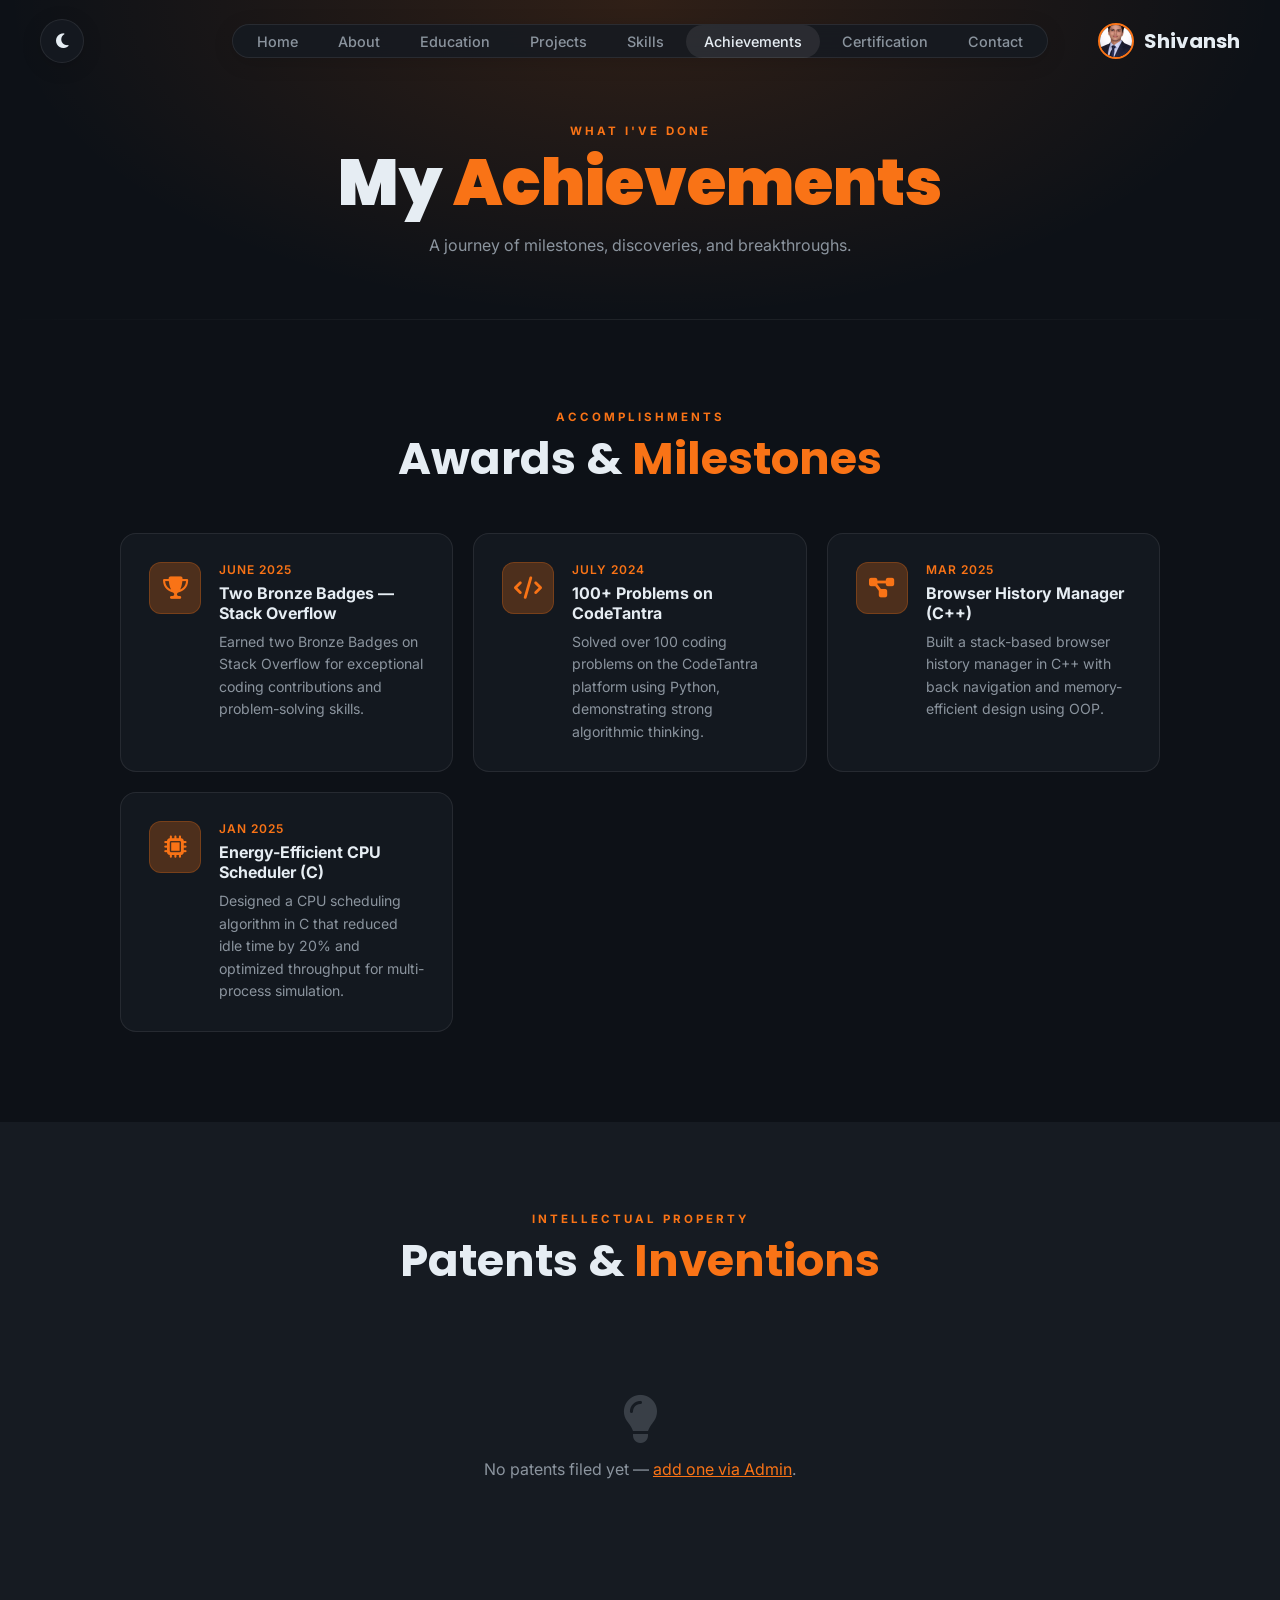
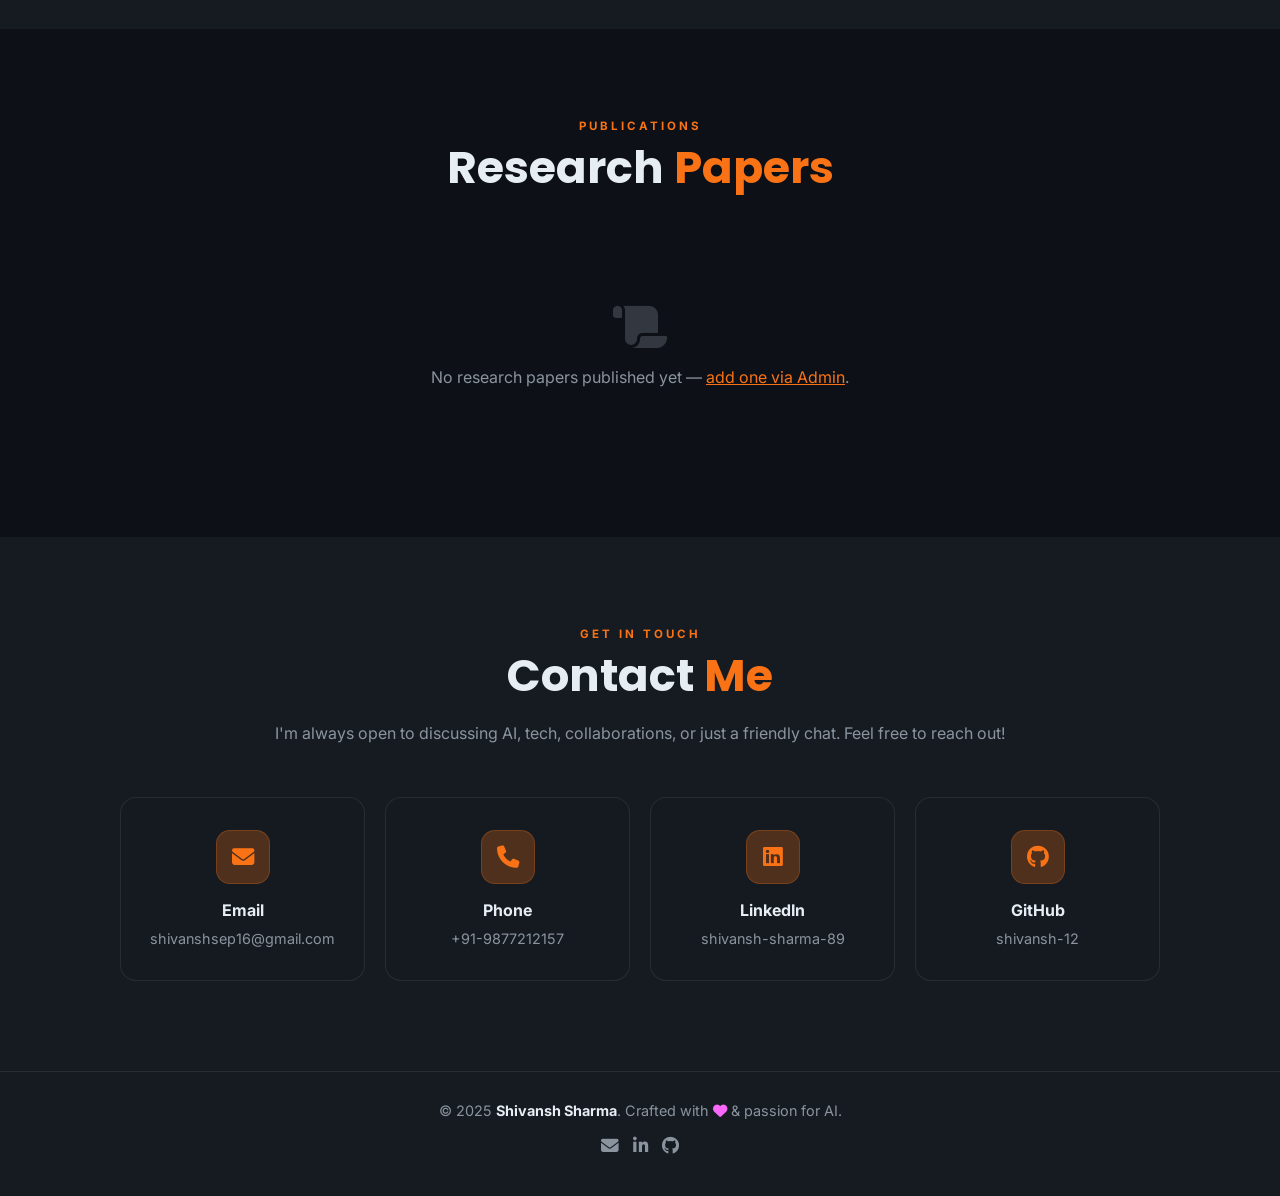
<file: achievements.html>
<!DOCTYPE html>
<html lang="en">
<head>
  <meta charset="UTF-8">
  <meta name="viewport" content="width=device-width, initial-scale=1.0">
  <title>Shivansh Sharma | Achievements</title>
  <meta name="description" content="Achievements, patents and research papers of Shivansh Sharma — AI Enthusiast, CSE student at LPU.">
  <link rel="preconnect" href="https://fonts.googleapis.com">
  <link href="https://fonts.googleapis.com/css2?family=Inter:wght@300;400;500;600;700;800&family=Poppins:wght@300;400;600;700;900&display=swap" rel="stylesheet">
  <link rel="stylesheet" href="https://cdnjs.cloudflare.com/ajax/libs/font-awesome/6.4.0/css/all.min.css">
  <link rel="stylesheet" href="./style.css">
</head>
<body class="no-splash">

  <!-- ========== NAVBAR ========== -->
  <nav class="navbar" id="navbar">
    <div class="nav-brand">
      <img src="./photo.jpg" alt="Shivansh" class="nav-avatar" id="navAvatar" onerror="this.style.display='none'">
      <span id="navName">Shivansh</span>
    </div>
    <ul class="nav-links">
      <li><a href="index.html#home" class="nav-link">Home</a></li>
      <li><a href="index.html#about" class="nav-link">About</a></li>
      <li><a href="index.html#education" class="nav-link">Education</a></li>
      <li><a href="index.html#projects" class="nav-link">Projects</a></li>
      <li><a href="index.html#skills" class="nav-link">Skills</a></li>
      <li><a href="achievements.html" class="nav-link active">Achievements</a></li>
      <li><a href="certifications.html" class="nav-link">Certification</a></li>
      <li><a href="index.html#contact" class="nav-link">Contact</a></li>
    </ul>
    <div class="nav-actions">
      <button class="theme-toggle" id="themeToggle" title="Toggle theme"><i class="fas fa-moon"></i></button>
    </div>
  </nav>

  <!-- Page Hero -->
  <div class="page-hero">
    <div class="page-hero-content">
      <div class="section-label center">WHAT I'VE DONE</div>
      <h1 class="page-hero-title">My <span class="accent">Achievements</span></h1>
      <p class="page-hero-sub">A journey of milestones, discoveries, and breakthroughs.</p>
    </div>
  </div>

  <!-- ========== ACHIEVEMENTS ========== -->
  <section id="achievements" class="section">
    <div class="container">
      <div class="section-label center">ACCOMPLISHMENTS</div>
      <h2 class="section-title center">Awards &amp; <span class="accent">Milestones</span></h2>
      <div class="achieve-grid" id="achieveGrid">
        <!-- Dynamically populated from data.js -->
      </div>
    </div>
  </section>

  <!-- ========== PATENTS ========== -->
  <section id="patents" class="section alt-bg">
    <div class="container">
      <div class="section-label center">INTELLECTUAL PROPERTY</div>
      <h2 class="section-title center">Patents &amp; <span class="accent">Inventions</span></h2>
      <div class="patent-grid" id="patentGrid">
        <!-- Dynamically populated from data.js -->
      </div>
      <div id="patentEmpty" class="empty-section-msg" style="display:none;">
        <i class="fas fa-lightbulb"></i>
        <p>No patents filed yet — <a href="admin.html">add one via Admin</a>.</p>
      </div>
    </div>
  </section>

  <!-- ========== RESEARCH PAPERS ========== -->
  <section id="research" class="section">
    <div class="container">
      <div class="section-label center">PUBLICATIONS</div>
      <h2 class="section-title center">Research <span class="accent">Papers</span></h2>
      <div class="research-grid" id="researchGrid">
        <!-- Dynamically populated from data.js -->
      </div>
      <div id="researchEmpty" class="empty-section-msg" style="display:none;">
        <i class="fas fa-scroll"></i>
        <p>No research papers published yet — <a href="admin.html">add one via Admin</a>.</p>
      </div>
    </div>
  </section>

  <!-- ========== CONTACT ========== -->
  <section id="contact" class="section alt-bg">
    <div class="container">
      <div class="section-label center">GET IN TOUCH</div>
      <h2 class="section-title center">Contact <span class="accent">Me</span></h2>
      <p class="contact-sub">I'm always open to discussing AI, tech, collaborations, or just a friendly chat. Feel free to reach out!</p>
      <div class="contact-grid" id="contactGrid">
        <!-- Dynamically populated -->
      </div>
    </div>
  </section>

  <!-- ========== FOOTER ========== -->
  <footer class="footer">
    <p>© 2025 <strong id="footerName">Shivansh Sharma</strong>. Crafted with <i class="fas fa-heart" style="color:#f967fb"></i> &amp; passion for AI.</p>
    <div class="footer-socials" id="footerSocials"></div>
  </footer>

  <button class="scroll-top" id="scrollTop" title="Back to top"><i class="fas fa-chevron-up"></i></button>

  <script src="./data.js"></script>
  <script>
    /* ── Bootstrap page with dynamic data ── */
    document.addEventListener('DOMContentLoaded', () => {
      const about = getPortfolioData('about');
      const achievements = getPortfolioData('achievements');
      const patents = getPortfolioData('patents');
      const research = getPortfolioData('research');

      // Nav / footer
      document.getElementById('navName').textContent = about.name.split(' ')[0];
      document.getElementById('navAvatar').src = about.avatar;
      document.getElementById('footerName').textContent = about.name;

      // Footer socials
      document.getElementById('footerSocials').innerHTML = `
        <a href="mailto:${about.email}"><i class="fas fa-envelope"></i></a>
        <a href="${about.linkedin}" target="_blank"><i class="fab fa-linkedin-in"></i></a>
        <a href="${about.github}" target="_blank"><i class="fab fa-github"></i></a>`;

      // Contact grid
      document.getElementById('contactGrid').innerHTML = `
        <div class="contact-card"><div class="contact-icon"><i class="fas fa-envelope"></i></div><h4>Email</h4><a href="mailto:${about.email}">${about.email}</a></div>
        <div class="contact-card"><div class="contact-icon"><i class="fas fa-phone"></i></div><h4>Phone</h4><a href="tel:${about.phone}">${about.phone}</a></div>
        <div class="contact-card"><div class="contact-icon"><i class="fab fa-linkedin"></i></div><h4>LinkedIn</h4><a href="${about.linkedin}" target="_blank">${about.linkedin.split('/').pop()}</a></div>
        <div class="contact-card"><div class="contact-icon"><i class="fab fa-github"></i></div><h4>GitHub</h4><a href="${about.github}" target="_blank">${about.github.split('/').pop()}</a></div>`;

      // Achievements
      const achieveGrid = document.getElementById('achieveGrid');
      if (achievements && achievements.length > 0) {
        achieveGrid.innerHTML = achievements.map(a => `
          <div class="achieve-card">
            <div class="achieve-icon"><i class="${a.icon}"></i></div>
            <div class="achieve-body">
              <span class="achieve-date">${a.date}</span>
              <h3>${a.title}</h3>
              <p>${a.description}</p>
            </div>
          </div>`).join('');
      } else {
        achieveGrid.innerHTML = '<p class="no-data-msg">No achievements yet.</p>';
      }

      // Patents
      const patentGrid = document.getElementById('patentGrid');
      const patentEmpty = document.getElementById('patentEmpty');
      if (patents && patents.length > 0) {
        patentEmpty.style.display = 'none';
        patentGrid.innerHTML = patents.map(p => `
          <div class="patent-card">
            <div class="patent-header">
              <div class="patent-icon"><i class="fas fa-certificate"></i></div>
              <span class="patent-status ${p.status.toLowerCase()}">${p.status}</span>
            </div>
            <h3 class="patent-title">${p.title}</h3>
            <p class="patent-number"><i class="fas fa-hashtag"></i> ${p.number}</p>
            <p class="patent-desc">${p.description}</p>
            <span class="patent-date"><i class="far fa-calendar"></i> ${p.date}</span>
          </div>`).join('');
      } else {
        patentGrid.style.display = 'none';
        patentEmpty.style.display = 'flex';
      }

      // Research Papers
      const researchGrid = document.getElementById('researchGrid');
      const researchEmpty = document.getElementById('researchEmpty');
      if (research && research.length > 0) {
        researchEmpty.style.display = 'none';
        researchGrid.innerHTML = research.map(r => `
          <div class="research-card">
            <div class="research-type"><i class="fas fa-file-alt"></i> Publication</div>
            <h3 class="research-title">${r.title}</h3>
            <p class="research-journal"><i class="fas fa-journal-whills"></i> ${r.journal}</p>
            <p class="research-abstract">${r.abstract}</p>
            <div class="research-footer">
              <span class="research-date"><i class="far fa-calendar"></i> ${r.date}</span>
              ${r.doi ? `<span class="research-doi">DOI: ${r.doi}</span>` : ''}
              ${r.link ? `<a href="${r.link}" target="_blank" class="btn-read-paper"><i class="fas fa-external-link-alt"></i> Read Paper</a>` : ''}
            </div>
          </div>`).join('');
      } else {
        researchGrid.style.display = 'none';
        researchEmpty.style.display = 'flex';
      }

      // Theme
      const saved = localStorage.getItem('theme');
      if (saved === 'light') document.body.classList.add('light-mode');
      document.getElementById('themeToggle').addEventListener('click', () => {
        document.body.classList.toggle('light-mode');
        localStorage.setItem('theme', document.body.classList.contains('light-mode') ? 'light' : 'dark');
        document.getElementById('themeToggle').innerHTML = document.body.classList.contains('light-mode')
          ? '<i class="fas fa-sun"></i>' : '<i class="fas fa-moon"></i>';
      });

      // Scroll-top
      const scrollTop = document.getElementById('scrollTop');
      window.addEventListener('scroll', () => {
        scrollTop.classList.toggle('visible', window.scrollY > 300);
        document.getElementById('navbar').classList.toggle('scrolled', window.scrollY > 50);
      });
      scrollTop.addEventListener('click', () => window.scrollTo({ top: 0, behavior: 'smooth' }));
    });
  </script>
</body>
</html>
</file>
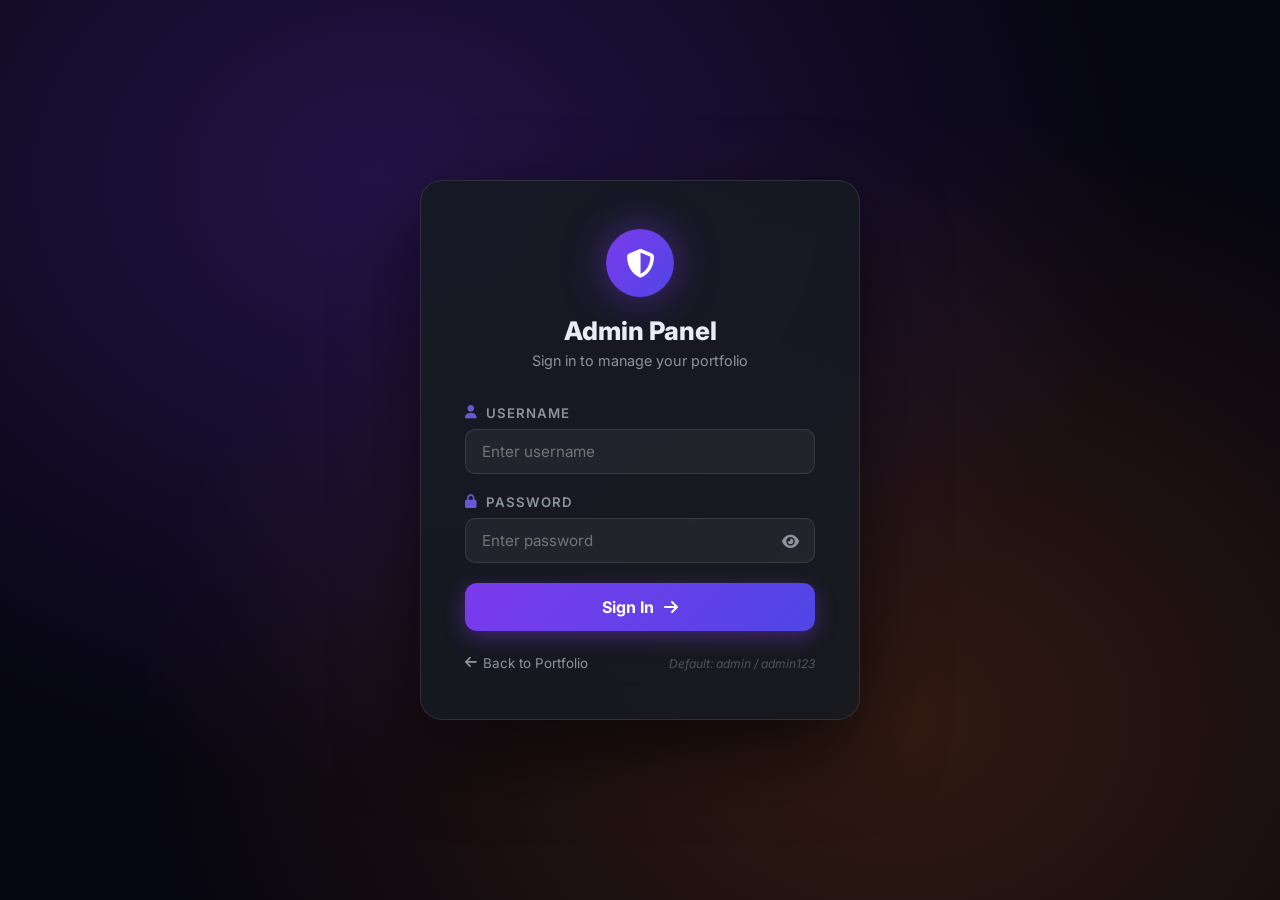
<file: admin.html>
<!DOCTYPE html>
<html lang="en">
<head>
  <meta charset="UTF-8">
  <meta name="viewport" content="width=device-width, initial-scale=1.0">
  <title>Admin Login | Shivansh Portfolio</title>
  <link rel="preconnect" href="https://fonts.googleapis.com">
  <link href="https://fonts.googleapis.com/css2?family=Inter:wght@300;400;500;600;700;800&family=Poppins:wght@300;400;600;700&display=swap" rel="stylesheet">
  <link rel="stylesheet" href="https://cdnjs.cloudflare.com/ajax/libs/font-awesome/6.4.0/css/all.min.css">
  <link rel="stylesheet" href="./style.css">
</head>
<body class="no-splash admin-body">

  <div class="admin-login-bg">
    <div class="admin-login-particles"></div>
  </div>

  <div class="admin-login-wrap">
    <div class="admin-login-card">
      <div class="admin-login-logo">
        <div class="admin-logo-ring">
          <i class="fas fa-shield-alt"></i>
        </div>
        <h1>Admin Panel</h1>
        <p>Sign in to manage your portfolio</p>
      </div>

      <form class="admin-login-form" id="loginForm" autocomplete="off">
        <div class="admin-field">
          <label for="adminUser"><i class="fas fa-user"></i> Username</label>
          <input type="text" id="adminUser" placeholder="Enter username" autocomplete="off" required>
        </div>
        <div class="admin-field">
          <label for="adminPass"><i class="fas fa-lock"></i> Password</label>
          <div class="pass-input-wrap">
            <input type="password" id="adminPass" placeholder="Enter password" required>
            <button type="button" class="pass-toggle" id="passToggle">
              <i class="fas fa-eye"></i>
            </button>
          </div>
        </div>

        <div class="admin-error" id="loginError" style="display:none;">
          <i class="fas fa-exclamation-circle"></i> <span id="loginErrorMsg">Invalid credentials. Try again.</span>
        </div>

        <button type="submit" class="btn-admin-login" id="loginBtn">
          <span>Sign In</span> <i class="fas fa-arrow-right"></i>
        </button>
      </form>

      <div class="admin-login-footer">
        <a href="index.html"><i class="fas fa-arrow-left"></i> Back to Portfolio</a>
        <span class="admin-hint">Default: admin / admin123</span>
      </div>
    </div>
  </div>

  <script src="./data.js"></script>
  <script>
    document.addEventListener('DOMContentLoaded', () => {
      // Check if already logged in
      if (sessionStorage.getItem('admin_logged_in') === 'true') {
        window.location.href = 'admin-dashboard.html';
        return;
      }

      // Theme
      if (localStorage.getItem('theme') === 'light') document.body.classList.add('light-mode');

      // Password toggle
      document.getElementById('passToggle').addEventListener('click', () => {
        const inp = document.getElementById('adminPass');
        const icon = document.querySelector('#passToggle i');
        inp.type = inp.type === 'password' ? 'text' : 'password';
        icon.classList.toggle('fa-eye');
        icon.classList.toggle('fa-eye-slash');
      });

      // Login
      document.getElementById('loginForm').addEventListener('submit', e => {
        e.preventDefault();
        const adminData = getPortfolioData('admin');
        const user = document.getElementById('adminUser').value.trim();
        const pass = document.getElementById('adminPass').value;
        const btn = document.getElementById('loginBtn');
        const errEl = document.getElementById('loginError');

        btn.innerHTML = '<i class="fas fa-spinner fa-spin"></i> Signing in...';
        btn.disabled = true;

        setTimeout(() => {
          if (user === adminData.username && pass === adminData.password) {
            sessionStorage.setItem('admin_logged_in', 'true');
            btn.innerHTML = '<i class="fas fa-check"></i> Success!';
            btn.style.background = 'linear-gradient(135deg,#22c55e,#16a34a)';
            setTimeout(() => { window.location.href = 'admin-dashboard.html'; }, 600);
          } else {
            errEl.style.display = 'flex';
            btn.innerHTML = '<span>Sign In</span> <i class="fas fa-arrow-right"></i>';
            btn.disabled = false;
            document.getElementById('adminPass').value = '';
            document.getElementById('adminPass').focus();
          }
        }, 800);
      });
    });
  </script>
</body>
</html>
</file>
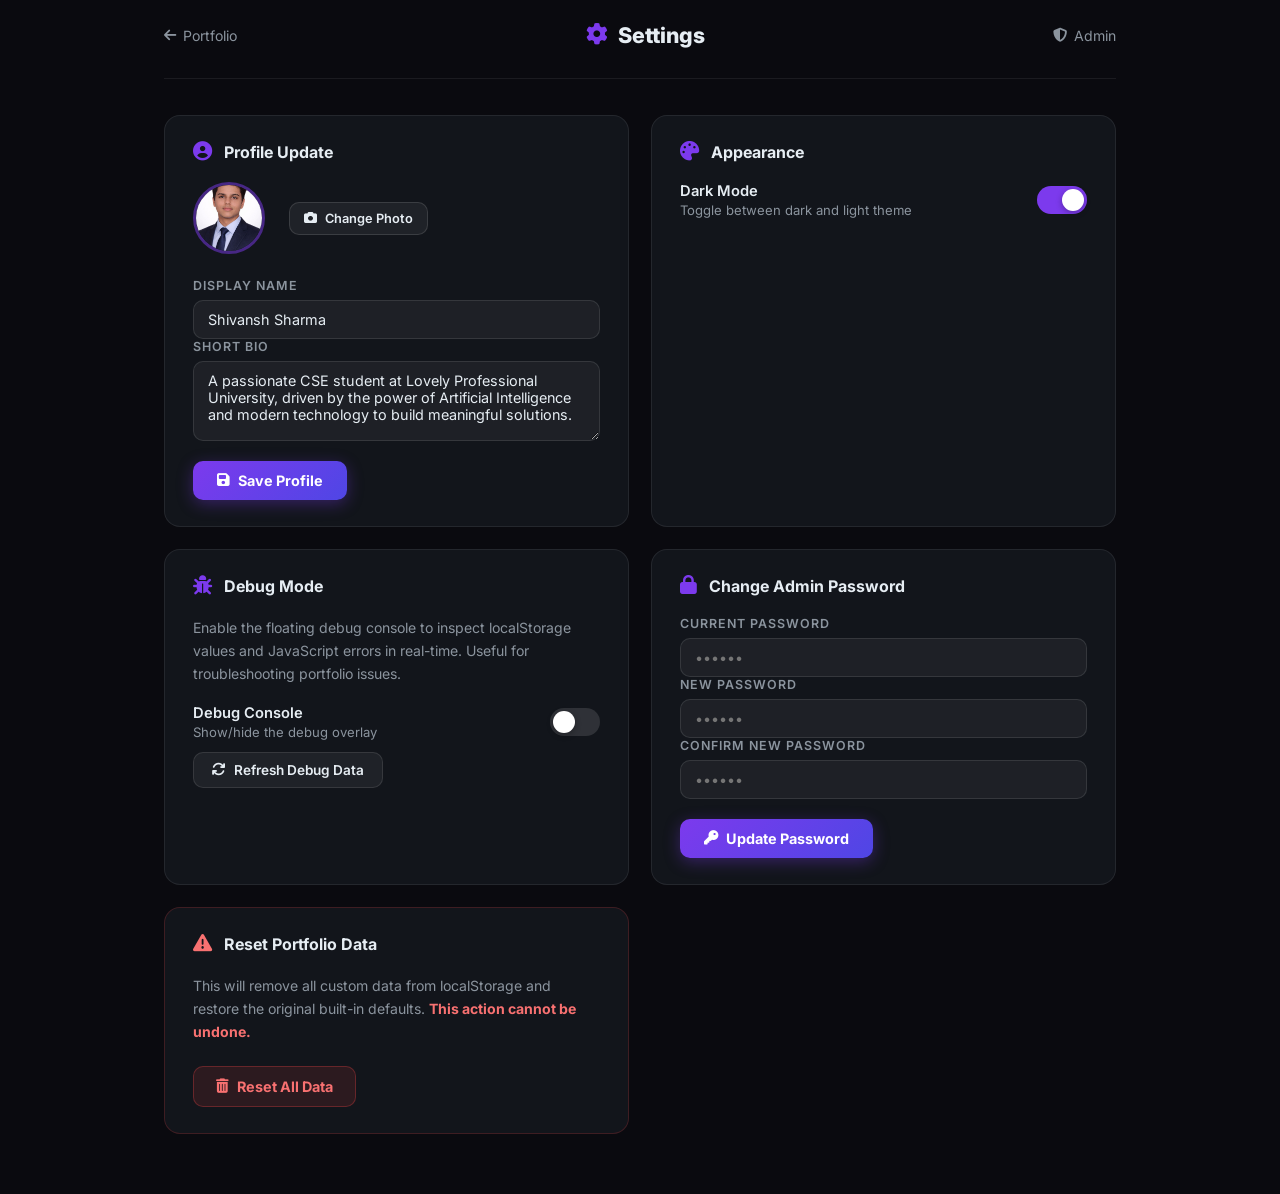
<file: settings.html>
<!DOCTYPE html>
<html lang="en">
<head>
  <meta charset="UTF-8">
  <meta name="viewport" content="width=device-width, initial-scale=1.0">
  <title>Settings | Shivansh Portfolio</title>
  <link rel="preconnect" href="https://fonts.googleapis.com">
  <link href="https://fonts.googleapis.com/css2?family=Inter:wght@300;400;500;600;700;800&family=Poppins:wght@300;400;600;700&display=swap" rel="stylesheet">
  <link rel="stylesheet" href="https://cdnjs.cloudflare.com/ajax/libs/font-awesome/6.4.0/css/all.min.css">
  <link rel="stylesheet" href="./style.css">
</head>
<body class="no-splash admin-body">

  <!-- Debug Console Overlay -->
  <div class="debug-console" id="debugConsole">
    <div class="debug-header">
      <span><i class="fas fa-bug"></i> Debug Console</span>
      <button onclick="document.getElementById('debugConsole').classList.toggle('minimized')"><i class="fas fa-minus"></i></button>
    </div>
    <div class="debug-body" id="debugBody">
      <div class="debug-section">
        <h4>LocalStorage Keys</h4>
        <div id="debugLsKeys" class="debug-ls"></div>
      </div>
      <div class="debug-section">
        <h4>Console Errors</h4>
        <div id="debugErrors" class="debug-errors"><p class="debug-ok">No errors captured.</p></div>
      </div>
    </div>
  </div>

  <!-- Settings container -->
  <div class="settings-page">

    <!-- Topbar -->
    <header class="settings-topbar">
      <a href="index.html" class="settings-back"><i class="fas fa-arrow-left"></i> Portfolio</a>
      <h1><i class="fas fa-cog"></i> Settings</h1>
      <a href="admin-dashboard.html" class="settings-back"><i class="fas fa-shield-alt"></i> Admin</a>
    </header>

    <div class="settings-grid">

      <!-- ── Profile Update ── -->
      <div class="settings-card">
        <div class="settings-card-header">
          <i class="fas fa-user-circle"></i>
          <h3>Profile Update</h3>
        </div>
        <div class="profile-upload-area">
          <div class="profile-preview-wrap small">
            <img id="settingsAvatar" src="./photo.jpg" alt="Profile">
          </div>
          <div>
            <label class="btn-upload-img small">
              <i class="fas fa-camera"></i> Change Photo
              <input type="file" id="settingsPhotoInput" accept="image/*" style="display:none">
            </label>
          </div>
        </div>
        <div class="form-group">
          <label>Display Name</label>
          <input type="text" id="settingsName" placeholder="Your Name">
        </div>
        <div class="form-group">
          <label>Short Bio</label>
          <textarea id="settingsBio" rows="2" placeholder="Brief bio..."></textarea>
        </div>
        <button class="btn-save" onclick="saveProfileSettings()"><i class="fas fa-save"></i> Save Profile</button>
      </div>

      <!-- ── Appearance ── -->
      <div class="settings-card">
        <div class="settings-card-header">
          <i class="fas fa-palette"></i>
          <h3>Appearance</h3>
        </div>
        <div class="settings-toggle-row">
          <div>
            <p class="toggle-label">Dark Mode</p>
            <p class="toggle-desc">Toggle between dark and light theme</p>
          </div>
          <label class="toggle-switch">
            <input type="checkbox" id="themeSwitch">
            <span class="toggle-slider"></span>
          </label>
        </div>
      </div>

      <!-- ── Debug Mode ── -->
      <div class="settings-card">
        <div class="settings-card-header">
          <i class="fas fa-bug"></i>
          <h3>Debug Mode</h3>
        </div>
        <p class="settings-desc">Enable the floating debug console to inspect localStorage values and JavaScript errors in real-time. Useful for troubleshooting portfolio issues.</p>
        <div class="settings-toggle-row">
          <div>
            <p class="toggle-label">Debug Console</p>
            <p class="toggle-desc">Show/hide the debug overlay</p>
          </div>
          <label class="toggle-switch">
            <input type="checkbox" id="debugSwitch">
            <span class="toggle-slider"></span>
          </label>
        </div>
        <button class="btn-secondary-action" onclick="refreshDebugView()" style="margin-top:12px;">
          <i class="fas fa-sync"></i> Refresh Debug Data
        </button>
      </div>

      <!-- ── Security ── -->
      <div class="settings-card">
        <div class="settings-card-header">
          <i class="fas fa-lock"></i>
          <h3>Change Admin Password</h3>
        </div>
        <div class="form-group">
          <label>Current Password</label>
          <input type="password" id="currPass" placeholder="••••••">
        </div>
        <div class="form-group">
          <label>New Password</label>
          <input type="password" id="newPass" placeholder="••••••">
        </div>
        <div class="form-group">
          <label>Confirm New Password</label>
          <input type="password" id="confirmPass" placeholder="••••••">
        </div>
        <button class="btn-save" onclick="changePassword()"><i class="fas fa-key"></i> Update Password</button>
      </div>

      <!-- ── Reset ── -->
      <div class="settings-card danger-card">
        <div class="settings-card-header">
          <i class="fas fa-exclamation-triangle"></i>
          <h3>Reset Portfolio Data</h3>
        </div>
        <p class="settings-desc danger-desc">This will remove all custom data from localStorage and restore the original built-in defaults. <strong>This action cannot be undone.</strong></p>
        <button class="btn-danger" onclick="confirmReset()">
          <i class="fas fa-trash-alt"></i> Reset All Data
        </button>
      </div>

    </div><!-- /settings-grid -->

    <!-- Toast -->
    <div class="admin-toast" id="settingsToast"></div>

  </div><!-- /settings-page -->

  <script src="./data.js"></script>
  <script>
    document.addEventListener('DOMContentLoaded', () => {
      const about = getPortfolioData('about');

      // Load current values
      document.getElementById('settingsName').value = about.name;
      document.getElementById('settingsBio').value = about.bio;
      document.getElementById('settingsAvatar').src = about.avatar;

      // Theme switch
      const isDark = localStorage.getItem('theme') !== 'light';
      const themeSwitch = document.getElementById('themeSwitch');
      themeSwitch.checked = isDark;
      if (!isDark) document.body.classList.add('light-mode');
      themeSwitch.addEventListener('change', () => {
        document.body.classList.toggle('light-mode', !themeSwitch.checked);
        localStorage.setItem('theme', themeSwitch.checked ? 'dark' : 'light');
      });

      // Debug switch
      const debugSwitch = document.getElementById('debugSwitch');
      const debugEnabled = localStorage.getItem('debug_mode') === 'true';
      debugSwitch.checked = debugEnabled;
      const dc = document.getElementById('debugConsole');
      dc.style.display = debugEnabled ? 'flex' : 'none';
      refreshDebugView();

      debugSwitch.addEventListener('change', () => {
        const enabled = debugSwitch.checked;
        localStorage.setItem('debug_mode', enabled);
        dc.style.display = enabled ? 'flex' : 'none';
        refreshDebugView();
      });

      // Profile photo
      document.getElementById('settingsPhotoInput').addEventListener('change', function() {
        if (!this.files[0]) return;
        const reader = new FileReader();
        reader.onload = e => { document.getElementById('settingsAvatar').src = e.target.result; };
        reader.readAsDataURL(this.files[0]);
      });
    });

    function toast(msg, type = 'success') {
      const t = document.getElementById('settingsToast');
      t.textContent = msg;
      t.className = 'admin-toast show ' + type;
      clearTimeout(t._t);
      t._t = setTimeout(() => t.classList.remove('show'), 3000);
    }

    function saveProfileSettings() {
      const d = getPortfolioData('about');
      const img = document.getElementById('settingsAvatar').src;
      d.name = document.getElementById('settingsName').value.trim() || d.name;
      d.bio = document.getElementById('settingsBio').value.trim() || d.bio;
      if (img && img.startsWith('data:')) d.avatar = img;
      setPortfolioData('about', d);
      toast('Profile updated!');
    }

    function changePassword() {
      const admin = getPortfolioData('admin');
      const curr = document.getElementById('currPass').value;
      const nw = document.getElementById('newPass').value;
      const conf = document.getElementById('confirmPass').value;
      if (curr !== admin.password) { toast('Current password is incorrect.', 'error'); return; }
      if (nw.length < 6) { toast('New password must be at least 6 characters.', 'error'); return; }
      if (nw !== conf) { toast('Passwords do not match.', 'error'); return; }
      admin.password = nw;
      setPortfolioData('admin', admin);
      document.getElementById('currPass').value = '';
      document.getElementById('newPass').value = '';
      document.getElementById('confirmPass').value = '';
      toast('Password changed successfully!');
    }

    function confirmReset() {
      if (confirm('Are you sure you want to reset ALL portfolio data to defaults? This cannot be undone.')) {
        resetAllPortfolioData();
        toast('All data reset to defaults.', 'error');
        setTimeout(() => location.reload(), 1200);
      }
    }

    function refreshDebugView() {
      const lsDiv = document.getElementById('debugLsKeys');
      const keys = Object.keys(localStorage).filter(k => k.startsWith('portfolio_') || k === 'theme' || k === 'debug_mode');
      if (keys.length === 0) {
        lsDiv.innerHTML = '<p class="debug-ok">No portfolio keys found (using defaults).</p>';
        return;
      }
      lsDiv.innerHTML = keys.map(k => {
        let val = localStorage.getItem(k);
        try { val = JSON.stringify(JSON.parse(val), null, 2); } catch(e) {}
        return `<details class="debug-key"><summary>${k}</summary><pre>${val}</pre></details>`;
      }).join('');
    }

    // Capture console errors for debug view
    window.addEventListener('error', evt => {
      const el = document.getElementById('debugErrors');
      if (el) el.innerHTML += `<p class="debug-err"><i class="fas fa-times-circle"></i> ${evt.message} <small>(${evt.filename}:${evt.lineno})</small></p>`;
    });
  </script>
</body>
</html>
</file>
<file: style.css>
/* =============================================
   ROOT & THEME VARIABLES
   ============================================= */
:root {
  --bg: #0d1117;
  --bg-alt: #161b22;
  --bg-card: rgba(22, 27, 34, 0.85);
  --border: rgba(255,255,255,0.08);
  --primary: #f97316;       /* orange accent like abinash */
  --primary-glow: rgba(249,115,22,0.25);
  --secondary: #6958d5;
  --pink: #f967fb;
  --text: #e6edf3;
  --muted: #8b949e;
  --nav-height: 64px;
  --radius: 16px;
}

[data-theme="light"] {
  --bg: #f5f8ff;
  --bg-alt: #eef1f6;
  --bg-card: rgba(255,255,255,0.9);
  --border: rgba(0,0,0,0.08);
  --text: #1a1a2e;
  --muted: #555;
}

/* =============================================
   RESET & BASE
   ============================================= */
*, *::before, *::after { box-sizing: border-box; margin: 0; padding: 0; }

html { scroll-behavior: smooth; }

body {
  background: var(--bg);
  font-family: 'Inter', sans-serif;
  color: var(--text);
  overflow-x: hidden;
  min-height: 100vh;
  cursor: url('data:image/svg+xml;utf8,<svg width="32" height="32" viewBox="0 0 32 32" xmlns="http://www.w3.org/2000/svg"><filter id="glow" x="-20%" y="-20%" width="140%" height="140%"><feDropShadow dx="0" dy="0" stdDeviation="1.5" flood-color="white" flood-opacity="0.8"/></filter><path d="M 6 6 L 6 22 L 10 18 L 14 25 L 17 23 L 13 16 L 20 16 Z" fill="none" stroke="%23ffffff" stroke-width="2.2" stroke-linejoin="round" stroke-linecap="round" filter="url(%23glow)"/></svg>') 6 6, auto;
}

a, button, .theme-toggle, .nav-link, .splash-screen, .splash-screen *, a *, button * {
  cursor: url('data:image/svg+xml;utf8,<svg width="32" height="32" viewBox="0 0 32 32" xmlns="http://www.w3.org/2000/svg"><filter id="glowHover" x="-20%" y="-20%" width="140%" height="140%"><feDropShadow dx="0" dy="0" stdDeviation="2" flood-color="%2358a6ff" flood-opacity="0.9"/></filter><path d="M 6 6 L 6 22 L 10 18 L 14 25 L 17 23 L 13 16 L 20 16 Z" fill="rgba(88,166,255,0.2)" stroke="%2358a6ff" stroke-width="2.5" stroke-linejoin="round" stroke-linecap="round" filter="url(%23glowHover)"/></svg>') 6 6, pointer !important;
}

/* =============================================
   CANVAS BACKGROUNDS
   ============================================= */
#particles-canvas {
  position: fixed;
  inset: 0;
  z-index: 0;
  pointer-events: none;
}
#dragon-svg {
  position: absolute;
  inset: 0;
  width: 100%;
  height: 100%;
  z-index: 0;
  pointer-events: none;
  filter: drop-shadow(0 0 6px rgba(255, 255, 255, 0.8)) drop-shadow(0 0 24px rgba(200, 100, 255, 0.9)) drop-shadow(0 0 50px rgba(80, 40, 255, 0.6));
}

/* =============================================
   NAVBAR
   ============================================= */
.navbar {
  position: fixed;
  top: 24px;
  left: 0; right: 0;
  height: auto;
  z-index: 1000;
  display: flex;
  align-items: center;
  justify-content: center;
  padding: 0 40px;
  background: transparent !important;
  border-bottom: none !important;
  backdrop-filter: none;
  -webkit-backdrop-filter: none;
  pointer-events: none; /* Let clicks pass through empty space */
  transition: transform 0.3s cubic-bezier(0.4, 0, 0.2, 1);
}

.nav-brand {
  position: absolute;
  right: 40px;
  pointer-events: auto;
  display: flex;
  align-items: center;
  gap: 10px;
  font-family: 'Poppins', sans-serif;
  font-weight: 700;
  font-size: 1.25rem;
  color: var(--text);
  text-decoration: none;
}
.nav-avatar {
  width: 36px; height: 36px;
  border-radius: 50%;
  object-fit: cover;
  border: 2px solid var(--primary);
}

.nav-links {
  pointer-events: auto;
  list-style: none;
  display: flex;
  gap: 4px;
  background: var(--bg-card); /* Glass container */
  backdrop-filter: blur(16px);
  -webkit-backdrop-filter: blur(16px);
  padding: 6px;
  border-radius: 9999px; /* Pill shape */
  border: 1px solid var(--border);
  box-shadow: 0 4px 20px rgba(0,0,0,0.15);
}

.nav-link {
  text-decoration: none;
  color: var(--muted);
  padding: 8px 18px;
  border-radius: 9999px;
  font-size: 0.9rem;
  font-weight: 500;
  transition: all 0.3s cubic-bezier(0.4, 0, 0.2, 1);
}
.nav-link:hover, .nav-link.active {
  color: var(--text);
  background: rgba(255,255,255,0.08); /* Light highlight for pill */
}
[data-theme="light"] .nav-link:hover, [data-theme="light"] .nav-link.active {
  background: rgba(0,0,0,0.06);
}

.nav-actions { 
  position: absolute;
  left: 40px;
  pointer-events: auto;
  display: flex; gap: 10px; align-items: center; 
}

.theme-toggle {
  background: var(--bg-card);
  backdrop-filter: blur(16px);
  -webkit-backdrop-filter: blur(16px);
  border: 1px solid var(--border);
  color: var(--text);
  width: 44px; height: 44px;
  border-radius: 50%;
  cursor: pointer;
  font-size: 1.05rem;
  display: flex; align-items: center; justify-content: center;
  transition: all 0.3s cubic-bezier(0.4, 0, 0.2, 1);
  box-shadow: 0 4px 20px rgba(0,0,0,0.15);
}
.theme-toggle:hover { 
  background: rgba(255,255,255,0.1); 
  transform: scale(1.05);
}
[data-theme="light"] .theme-toggle:hover {
  background: rgba(0,0,0,0.08);
}

/* =============================================
   SPLASH MARQUEE
   ============================================= */
.splash-marquee-top, .splash-marquee-bottom {
  position: absolute;
  left: 0;
  width: 100%;
  overflow: hidden;
  font-family: 'Inter', sans-serif;
  font-size: clamp(40px, 8vw, 80px);
  font-weight: 800;
  text-transform: uppercase;
  color: transparent;
  -webkit-text-stroke: 1px rgba(255, 255, 255, 0.15);
  white-space: nowrap;
  pointer-events: none;
  z-index: 1; 
}
.splash-marquee-top { top: 8vh; }
.splash-marquee-bottom { bottom: 8vh; }
.marquee-track-splash {
  display: inline-block;
  animation: marqueeSplashTop 40s linear infinite;
  will-change: transform;
}
.splash-marquee-bottom .marquee-track-splash {
  animation: marqueeSplashBottom 40s linear infinite; 
}
.marquee-track-splash span { padding: 0 30px; }
.marquee-track-splash .dot {
  padding: 0;
  color: rgba(255, 255, 255, 0.2);
  -webkit-text-stroke: 0;
}
@keyframes marqueeSplashTop {
  0% { transform: translateX(0); }
  100% { transform: translateX(-50%); } 
}
@keyframes marqueeSplashBottom {
  0% { transform: translateX(-50%); }
  100% { transform: translateX(0); } 
}

/* =============================================
   SECTION CONTAINER
   ============================================= */
.section {
  position: relative;
  z-index: 10;
  padding: 90px 0;
}
.alt-bg {
  background: var(--bg-alt);
}
.container {
  max-width: 1100px;
  margin: 0 auto;
  padding: 0 30px;
}

.section-label {
  font-size: 0.72rem;
  font-weight: 700;
  letter-spacing: 3px;
  color: var(--primary);
  text-transform: uppercase;
  margin-bottom: 10px;
}
.section-label.center { text-align: center; }

.section-title {
  font-family: 'Poppins', sans-serif;
  font-size: clamp(2rem, 4vw, 2.8rem);
  font-weight: 700;
  margin-bottom: 50px;
  line-height: 1.1;
}
.section-title.center { text-align: center; }

.accent {
  color: var(--primary);
}

/* =============================================
   SPLASH SCREEN (PRELOADER)
   ============================================= */
.splash-screen {
  position: fixed;
  inset: 0;
  z-index: 9999;
  background: radial-gradient(circle at 20% 30%, rgba(132, 21, 255, 0.25) 0%, transparent 50%),
              radial-gradient(circle at 80% 70%, rgba(45, 12, 133, 0.4) 0%, transparent 50%),
              radial-gradient(circle at 50% 50%, rgba(160, 40, 255, 0.15) 0%, transparent 60%),
              #05020a;
  display: flex;
  align-items: center;
  justify-content: center;
  transition: transform 1.2s cubic-bezier(0.77, 0, 0.175, 1);
  cursor: pointer;
}

.splash-screen.slide-up {
  transform: translateY(-100%);
}

.splash-content-enter {
  display: flex;
  flex-direction: column;
  align-items: center;
  gap: 10px;
  animation: fadeIn 1.5s ease forwards;
  position: relative;
  z-index: 10;
}

.splash-text-enter {
  font-family: 'Inter', sans-serif;
  font-size: clamp(3.5rem, 8vw, 6rem);
  font-weight: 700;
  margin: 0;
  background: linear-gradient(115deg, #1f1f1f, #4b4b4b 30%, #ffffff, #4b4b4b 70%, #1f1f1f) 0 0/250% 100%;
  -webkit-background-clip: text;
  background-clip: text;
  -webkit-text-fill-color: transparent;
  animation: shine-text 2.5s ease-in-out infinite;
  transition: opacity 0.4s ease, transform 0.4s ease;
}

.splash-text-enter.fade-out {
  opacity: 0;
  transform: scale(0.95);
}

.splash-subtext {
  font-family: 'Inter', sans-serif;
  font-size: 0.9rem;
  color: #777;
  letter-spacing: 1px;
  margin: 0;
  text-transform: uppercase;
  transition: opacity 0.3s ease;
}

.splash-subtext.fade-out {
  opacity: 0;
}

@keyframes fadeIn {
  from { opacity: 0; }
  to { opacity: 1; }
}

@keyframes shine-text {
  0% { background-position: 200% 0; }
  100% { background-position: 0 0; }
}

body.no-scroll {
  overflow: hidden;
}

/* =============================================
   BUTTONS
   ============================================= */
.btn-primary {
  display: inline-flex;
  align-items: center;
  gap: 8px;
  padding: 13px 28px;
  background: var(--primary);
  color: #fff;
  border-radius: 30px;
  font-weight: 600;
  font-size: 0.95rem;
  text-decoration: none;
  transition: all 0.25s;
  border: none; cursor: pointer;
}
.btn-primary:hover {
  background: #ea6a0a;
  transform: translateY(-2px);
  box-shadow: 0 8px 24px rgba(249,115,22,0.4);
}

.btn-secondary {
  display: inline-flex;
  align-items: center;
  gap: 8px;
  padding: 13px 28px;
  background: transparent;
  color: var(--text);
  border-radius: 30px;
  font-weight: 600;
  font-size: 0.95rem;
  text-decoration: none;
  transition: all 0.25s;
  border: 2px solid var(--border);
}
.btn-secondary:hover {
  border-color: var(--primary);
  color: var(--primary);
  transform: translateY(-2px);
}

/* =============================================
   HERO SECTION
   ============================================= */
.hero {
  position: relative;
  z-index: 10;
  min-height: 100vh;
  display: grid;
  grid-template-columns: 1fr 1fr;
  align-items: center;
  gap: 60px;
  padding: calc(var(--nav-height) + 60px) 80px 60px;
}

.hero-greeting {
  font-size: 1.3rem;
  color: var(--muted);
  margin-bottom: 10px;
  font-weight: 500;
}
.wave { display: inline-block; animation: waveHand 1.5s infinite; transform-origin: 70% 70%; }

.hero-name {
  font-family: 'Poppins', sans-serif;
  font-size: clamp(2.2rem, 4.5vw, 3.8rem);
  font-weight: 900;
  line-height: 1.1;
  margin-bottom: 20px;
}
.name-highlight { color: var(--primary); }

.typewriter-line {
  font-size: 1.3rem;
  font-weight: 600;
  color: var(--muted);
  margin-bottom: 28px;
  min-height: 2rem;
  display: flex;
  align-items: center;
  gap: 4px;
}
.typewriter-prefix { color: var(--text); }
.typewriter-text { color: var(--secondary); }
.typewriter-cursor {
  color: var(--primary);
  animation: blink 0.8s step-end infinite;
}

.hero-bio {
  font-size: 1rem;
  color: var(--muted);
  line-height: 1.75;
  max-width: 500px;
  margin-bottom: 32px;
}

.hero-cta { display: flex; gap: 16px; flex-wrap: wrap; margin-bottom: 36px; }

.hero-socials {
  display: flex;
  gap: 14px;
}
.hero-socials a {
  width: 42px; height: 42px;
  border-radius: 50%;
  background: rgba(255,255,255,0.06);
  border: 1px solid var(--border);
  color: var(--muted);
  display: flex; align-items: center; justify-content: center;
  font-size: 1rem;
  text-decoration: none;
  transition: all 0.2s;
}
.hero-socials a:hover {
  background: var(--primary);
  color: #fff;
  border-color: var(--primary);
  transform: translateY(-3px);
}

/* Hero Image */
.hero-image {
  display: flex;
  justify-content: center;
  align-items: center;
}

.hero-photo-frame {
  position: relative;
  width: 380px;
  height: 380px;
  display: flex;
  align-items: center;
  justify-content: center;
}

.hero-photo-glow {
  position: absolute;
  inset: -20px;
  border-radius: 24px;
  background: conic-gradient(var(--primary), var(--secondary), var(--pink), var(--primary));
  animation: spinGlow 6s linear infinite;
  filter: blur(30px);
  opacity: 0.5;
}

.hero-photo {
  width: 300px;
  height: 300px;
  border-radius: 24px;
  object-fit: cover;
  object-position: top center;
  border: 5px solid var(--bg);
  outline: 3px solid var(--primary);
  position: relative;
  z-index: 2;
  transition: transform 0.3s;
}
.hero-photo:hover { transform: scale(1.03); }

.hero-photo-badge {
  position: absolute;
  bottom: 30px; right: 20px;
  background: var(--primary);
  color: #fff;
  padding: 8px 18px;
  border-radius: 30px;
  font-weight: 700;
  font-size: 0.9rem;
  z-index: 3;
  box-shadow: 0 4px 20px rgba(249,115,22,0.5);
  animation: floatBadge 3s ease-in-out infinite;
}

.hero-photo-frame.no-img .hero-photo {
  background: linear-gradient(135deg, #1a1a2e, #16213e);
  display: flex; align-items: center; justify-content: center;
}

/* =============================================
   ABOUT SECTION
   ============================================= */
.about-grid {
  display: grid;
  grid-template-columns: 1fr 1.6fr;
  gap: 60px;
  align-items: center;
}

.about-photo-wrapper {
  display: flex;
  justify-content: center;
}

.about-photo-ring {
  width: 280px; height: 280px;
  border-radius: 24px;
  padding: 4px;
  background: linear-gradient(135deg, var(--primary), var(--secondary), var(--pink));
  box-shadow: 0 0 40px rgba(249,115,22,0.3);
  animation: pulseRing 3s ease-in-out infinite;
}

.about-photo {
  width: 100%; height: 100%;
  border-radius: 24px;
  object-fit: cover;
  object-position: top center;
  border: 4px solid var(--bg);
  display: block;
}

.about-bio {
  font-size: 1rem;
  line-height: 1.8;
  color: var(--muted);
  margin-bottom: 16px;
}
.about-bio strong { color: var(--text); }

.about-details {
  display: grid;
  grid-template-columns: 1fr 1fr;
  gap: 12px;
  margin-top: 24px;
}

.detail-item {
  display: flex;
  align-items: flex-start;
  gap: 10px;
  font-size: 0.9rem;
  color: var(--muted);
}
.detail-item i {
  color: var(--primary);
  margin-top: 2px;
  width: 16px;
  flex-shrink: 0;
}
.detail-item strong { color: var(--text); }

/* =============================================
   SKILLS SECTION
   ============================================= */
.skills-categories {
  display: flex;
  flex-direction: column;
  gap: 40px;
}

.skill-cat-title {
  font-size: 1.1rem;
  font-weight: 600;
  margin-bottom: 18px;
  color: var(--text);
  display: flex;
  align-items: center;
  gap: 10px;
}
.skill-cat-title i { color: var(--primary); }

.skill-grid {
  display: flex;
  flex-wrap: wrap;
  gap: 14px;
}

.skill-card {
  display: flex;
  flex-direction: column;
  align-items: center;
  gap: 8px;
  padding: 18px 22px;
  background: var(--bg-card);
  border: 1px solid var(--border);
  border-radius: 14px;
  min-width: 90px;
  transition: all 0.25s;
  cursor: default;
}
.skill-card:hover {
  border-color: var(--primary);
  background: var(--primary-glow);
  transform: translateY(-4px);
  box-shadow: 0 8px 24px rgba(249,115,22,0.2);
}
.skill-icon { font-size: 2rem; }
.skill-card span {
  font-size: 0.78rem;
  font-weight: 600;
  color: var(--muted);
  text-align: center;
  white-space: nowrap;
}

/* =============================================
   EDUCATION SECTION
   ============================================= */
.edu-quote {
  text-align: center;
  font-style: italic;
  color: var(--muted);
  font-size: 0.95rem;
  margin-bottom: 50px;
  padding: 0 40px;
  line-height: 1.7;
}

.edu-timeline {
  display: flex;
  flex-direction: column;
  gap: 20px;
  position: relative;
  padding-left: 30px;
}
.edu-timeline::before {
  content: '';
  position: absolute;
  left: 0; top: 0; bottom: 0;
  width: 2px;
  background: linear-gradient(to bottom, var(--primary), var(--secondary));
  border-radius: 2px;
}

.edu-card {
  background: var(--bg-card);
  border: 1px solid var(--border);
  border-radius: var(--radius);
  padding: 26px 30px;
  display: flex;
  align-items: flex-start;
  gap: 20px;
  position: relative;
  transition: transform 0.25s, border-color 0.25s, box-shadow 0.25s;
}
.edu-card::before {
  content: '';
  position: absolute;
  left: -38px; top: 28px;
  width: 14px; height: 14px;
  border-radius: 50%;
  background: var(--primary);
  box-shadow: 0 0 10px var(--primary);
}
.edu-card:hover {
  transform: translateX(6px);
  border-color: rgba(249,115,22,0.3);
  box-shadow: 0 4px 20px rgba(249,115,22,0.15);
}

.edu-icon {
  width: 50px; height: 50px;
  border-radius: 12px;
  background: var(--primary-glow);
  border: 1px solid rgba(249,115,22,0.25);
  display: flex; align-items: center; justify-content: center;
  color: var(--primary);
  font-size: 1.3rem;
  flex-shrink: 0;
}

.edu-year {
  font-size: 0.78rem;
  color: var(--primary);
  font-weight: 600;
  letter-spacing: 0.5px;
  display: block;
  margin-bottom: 6px;
}
.edu-info h3 { font-size: 1.1rem; font-weight: 700; margin-bottom: 6px; }
.edu-degree { color: var(--muted); font-size: 0.92rem; margin-bottom: 4px; font-style: italic; }
.edu-detail { color: var(--muted); font-size: 0.85rem; }

/* =============================================
   ACHIEVEMENTS
   ============================================= */
.achieve-grid {
  display: grid;
  grid-template-columns: repeat(auto-fit, minmax(280px, 1fr));
  gap: 20px;
}

.achieve-card {
  background: var(--bg-card);
  border: 1px solid var(--border);
  border-radius: var(--radius);
  padding: 28px;
  display: flex;
  gap: 18px;
  align-items: flex-start;
  transition: all 0.25s;
  position: relative;
  overflow: hidden;
}
.achieve-card::after {
  content: '';
  position: absolute;
  top: 0; left: 0; right: 0;
  height: 3px;
  background: linear-gradient(90deg, var(--primary), var(--secondary));
  transform: scaleX(0);
  transition: transform 0.3s;
  transform-origin: left;
}
.achieve-card:hover::after { transform: scaleX(1); }
.achieve-card:hover {
  border-color: rgba(249,115,22,0.3);
  transform: translateY(-4px);
  box-shadow: 0 12px 30px rgba(0,0,0,0.3);
}

.achieve-icon {
  width: 52px; height: 52px;
  border-radius: 12px;
  background: var(--primary-glow);
  border: 1px solid rgba(249,115,22,0.25);
  display: flex; align-items: center; justify-content: center;
  color: var(--primary);
  font-size: 1.4rem;
  flex-shrink: 0;
}

.achieve-date {
  font-size: 0.75rem;
  color: var(--primary);
  font-weight: 600;
  text-transform: uppercase;
  letter-spacing: 1px;
  display: block;
  margin-bottom: 6px;
}
.achieve-body h3 { font-size: 1rem; font-weight: 700; margin-bottom: 8px; }
.achieve-body p { font-size: 0.88rem; color: var(--muted); line-height: 1.6; }

/* =============================================
   CERTIFICATIONS
   ============================================= */
.cert-grid {
  display: grid;
  grid-template-columns: repeat(auto-fit, minmax(300px, 1fr));
  gap: 20px;
  margin-bottom: 20px;
}

.cert-card {
  background: var(--bg-card);
  border: 1px solid var(--border);
  border-radius: var(--radius);
  padding: 24px;
  display: flex;
  align-items: center;
  gap: 18px;
  transition: all 0.25s;
}
.cert-card:hover {
  border-color: rgba(249,115,22,0.3);
  transform: translateX(4px);
  box-shadow: 0 4px 20px rgba(249,115,22,0.12);
}

.cert-icon-wrap {
  font-size: 1.8rem;
  color: var(--primary);
  flex-shrink: 0;
}

.cert-info { flex: 1; }
.cert-info h4 { font-size: 0.95rem; font-weight: 700; margin-bottom: 8px; line-height: 1.4; }
.cert-issuer {
  font-size: 0.82rem;
  color: var(--muted);
  margin-right: 12px;
  display: inline-flex;
  align-items: center;
  gap: 5px;
}
.cert-date {
  font-size: 0.82rem;
  color: var(--primary);
  font-weight: 600;
}

.cert-badge {
  background: var(--primary);
  color: #fff;
  font-size: 0.72rem;
  font-weight: 700;
  padding: 4px 10px;
  border-radius: 20px;
  flex-shrink: 0;
}

.cert-note {
  text-align: center;
  color: var(--muted);
  font-size: 0.85rem;
  font-style: italic;
}

/* =============================================
   CONTACT SECTION
   ============================================= */
.contact-sub {
  text-align: center;
  color: var(--muted);
  font-size: 1rem;
  margin-top: -30px;
  margin-bottom: 50px;
  line-height: 1.7;
}

.contact-grid {
  display: grid;
  grid-template-columns: repeat(auto-fit, minmax(220px, 1fr));
  gap: 20px;
}

.contact-card {
  background: var(--bg-card);
  border: 1px solid var(--border);
  border-radius: var(--radius);
  padding: 32px 24px;
  text-align: center;
  transition: all 0.25s;
}
.contact-card:hover {
  border-color: rgba(249,115,22,0.4);
  transform: translateY(-5px);
  box-shadow: 0 12px 30px rgba(249,115,22,0.15);
}

.contact-icon {
  width: 54px; height: 54px;
  border-radius: 14px;
  background: var(--primary-glow);
  border: 1px solid rgba(249,115,22,0.25);
  display: flex; align-items: center; justify-content: center;
  color: var(--primary);
  font-size: 1.4rem;
  margin: 0 auto 16px;
}
.contact-card h4 { font-size: 1rem; font-weight: 700; margin-bottom: 8px; }
.contact-card a {
  color: var(--muted);
  text-decoration: none;
  font-size: 0.9rem;
  transition: color 0.2s;
  word-break: break-all;
}
.contact-card a:hover { color: var(--primary); }

/* =============================================
   FOOTER
   ============================================= */
.footer {
  position: relative; z-index: 10;
  text-align: center;
  padding: 30px 20px 40px;
  background: var(--bg-alt);
  border-top: 1px solid var(--border);
  color: var(--muted);
  font-size: 0.9rem;
}
.footer strong { color: var(--text); }
.footer-socials {
  display: flex;
  justify-content: center;
  gap: 14px;
  margin-top: 16px;
}
.footer-socials a {
  color: var(--muted);
  font-size: 1.1rem;
  text-decoration: none;
  transition: color 0.2s, transform 0.2s;
}
.footer-socials a:hover { color: var(--primary); transform: translateY(-2px); }

/* =============================================
   SCROLL TO TOP
   ============================================= */
.scroll-top {
  position: fixed;
  bottom: 30px; right: 30px;
  z-index: 999;
  width: 44px; height: 44px;
  border-radius: 50%;
  background: var(--primary);
  color: #fff;
  border: none;
  font-size: 1rem;
  cursor: pointer;
  display: flex; align-items: center; justify-content: center;
  opacity: 0; pointer-events: none;
  transition: all 0.3s;
  box-shadow: 0 4px 20px rgba(249,115,22,0.4);
}
.scroll-top.visible { opacity: 1; pointer-events: auto; }
.scroll-top:hover { background: #ea6a0a; transform: translateY(-2px); }

/* =============================================
   ANIMATIONS
   ============================================= */
@keyframes waveHand {
  0%, 100% { transform: rotate(0deg); }
  25% { transform: rotate(-10deg); }
  75% { transform: rotate(14deg); }
}

@keyframes blink {
  0%, 100% { opacity: 1; }
  50% { opacity: 0; }
}

@keyframes spinGlow {
  from { transform: rotate(0deg); }
  to { transform: rotate(360deg); }
}

@keyframes floatBadge {
  0%, 100% { transform: translateY(0); }
  50% { transform: translateY(-8px); }
}

@keyframes pulseRing {
  0%, 100% { box-shadow: 0 0 30px rgba(249,115,22,0.3); }
  50% { box-shadow: 0 0 55px rgba(249,115,22,0.6); }
}

/* =============================================
   SCROLLBAR
   ============================================= */
::-webkit-scrollbar { width: 6px; }
::-webkit-scrollbar-track { background: var(--bg); }
::-webkit-scrollbar-thumb { background: rgba(249,115,22,0.3); border-radius: 4px; }
::-webkit-scrollbar-thumb:hover { background: var(--primary); }

/* =============================================
   AI SECTION (Toukoum Style)
   ============================================= */
.ai-chat-section {
  padding: 80px 0;
  position: relative;
  overflow: hidden;
  transition: min-height 0.4s ease;
}

.ai-container {
  max-width: 800px;
  margin: 0 auto;
  min-height: 480px;
  display: flex;
  flex-direction: column;
  position: relative;
}

/* Initial Centered Avatar */
.ai-header {
  display: flex;
  flex-direction: column;
  align-items: center;
  justify-content: center;
  gap: 16px;
  flex: 1;
  transition: all 0.5s cubic-bezier(0.4, 0, 0.2, 1);
}

.ai-avatar-wrapper {
  width: 140px;
  height: 140px;
  border-radius: 50%;
  overflow: hidden;
  position: relative;
  box-shadow: 0 10px 40px rgba(0,0,0,0.5);
  border: 4px solid rgba(255,255,255,0.05);
  background: var(--bg-alt);
  transition: all 0.5s cubic-bezier(0.4, 0, 0.2, 1);
  animation: floatAvatar 4s ease-in-out infinite;
}

.ai-avatar {
  width: 100%;
  height: 100%;
  object-fit: cover;
  object-position: top center;
}

.ai-avatar-fallback {
  position: absolute; inset: 0;
  display: flex; align-items: center; justify-content: center;
  font-size: 3rem; color: var(--muted);
  background: linear-gradient(135deg, #1a1a2e, #16213e);
  z-index: -1;
}

.ai-title {
  font-family: 'Poppins', sans-serif;
  font-size: 2.8rem;
  font-weight: 700;
  letter-spacing: -1px;
  color: var(--text);
  margin-bottom: 20px;
  transition: all 0.5s ease;
}

/* Active State (When showing results) */
.ai-container.active .ai-header {
  flex: 0 0 auto;
  align-items: center;
  justify-content: flex-start;
  flex-direction: row;
  margin-bottom: 30px;
}

.ai-container.active .ai-avatar-wrapper {
  width: 50px;
  height: 50px;
  box-shadow: 0 4px 15px rgba(0,0,0,0.3);
  animation: none;
}

.ai-container.active .ai-avatar-fallback { font-size: 1.5rem; }

.ai-container.active .ai-title {
  font-size: 1.4rem;
  margin-bottom: 0;
}

/* Output Area */
.ai-output {
  display: none;
  flex: 1;
  background: rgba(22, 27, 34, 0.6);
  backdrop-filter: blur(16px);
  -webkit-backdrop-filter: blur(16px);
  border: 1px solid var(--border);
  border-radius: 20px;
  padding: 30px;
  margin-bottom: 30px;
  color: var(--text);
  line-height: 1.7;
  font-size: 0.95rem;
  animation: fadeUp 0.4s ease forwards;
  max-height: 400px;
  overflow-y: auto;
  scrollbar-width: thin;
}

.ai-container.active .ai-output {
  display: block;
}

.ai-output h3 {
  font-size: 1.2rem;
  color: #fff;
  margin-bottom: 14px;
  display: flex; align-items: center; gap: 8px;
}

.ai-output ul {
  list-style: none;
  padding-left: 0;
  display: flex;
  flex-wrap: wrap;
  gap: 10px;
}

.ai-output li {
  background: rgba(255,255,255,0.06);
  border: 1px solid rgba(255,255,255,0.05);
  padding: 6px 14px;
  border-radius: 30px;
  font-size: 0.85rem;
  display: inline-flex;
  align-items: center;
  gap: 6px;
}

/* Bottom Action Area */
.ai-bottom {
  display: flex;
  flex-direction: column;
  gap: 20px;
  margin-top: auto;
}

/* Quick Links (Pills) */
.ai-quick-links {
  display: flex;
  justify-content: center;
  gap: 12px;
  flex-wrap: wrap;
  transition: opacity 0.3s ease;
}

.toukoum-btn {
  background: rgba(22, 27, 34, 0.8);
  border: 1px solid var(--border);
  color: var(--muted);
  padding: 10px 20px;
  border-radius: 9999px;
  font-size: 0.9rem;
  font-family: 'Inter', sans-serif;
  cursor: pointer;
  display: flex;
  align-items: center;
  gap: 8px;
  transition: all 0.2s;
  backdrop-filter: blur(10px);
}

.toukoum-btn:hover {
  background: rgba(255, 255, 255, 0.1);
  color: #fff;
  transform: translateY(-2px);
  border-color: rgba(255, 255, 255, 0.2);
}

/* .ai-container.active .ai-quick-links {
  display: none; 
} */

/* Input Area */
.toukoum-input-wrapper {
  background: rgba(255, 255, 255, 0.05);
  backdrop-filter: blur(12px);
  border: 1px solid var(--border);
  border-radius: 9999px;
  padding: 6px 6px 6px 24px;
  display: flex;
  align-items: center;
  gap: 12px;
  transition: border-color 0.3s;
}

.toukoum-input-wrapper:focus-within {
  border-color: var(--primary);
  background: rgba(255, 255, 255, 0.08);
}

#chatInput {
  flex: 1;
  background: transparent;
  border: none;
  color: var(--text);
  font-size: 1rem;
  font-family: 'Inter', sans-serif;
  outline: none;
}

#chatInput::placeholder { color: rgba(255, 255, 255, 0.3); }

#chatSend {
  width: 44px;
  height: 44px;
  border-radius: 50%;
  background: #3b82f6; /* Toukoum Blue */
  border: none;
  color: #fff;
  font-size: 1.1rem;
  cursor: pointer;
  display: flex;
  align-items: center;
  justify-content: center;
  flex-shrink: 0;
  transition: all 0.2s;
}

#chatSend:hover {
  background: #2563eb;
  transform: scale(1.05);
}

@keyframes floatAvatar {
  0%, 100% { transform: translateY(0); }
  50% { transform: translateY(-10px); }
}
.typing-dots span:nth-child(3) { animation-delay: 0.4s; }

/* =============================================
   WORK / PROJECTS GSAP SCROLL
   ============================================= */
.work-section {
  overflow: hidden;
  height: 100vh;
  display: flex !important; /* Force flex centering */
  align-items: center;
  padding: 0 !important;
}
.work-container {
  width: 100%;
}
.work-flex-wrapper {
  overflow: visible;
  width: 100%;
}
.work-flex {
  display: flex;
  width: max-content;
  flex-wrap: nowrap;
  gap: 40px;
  will-change: transform;
  padding: 30px 0;
}
.work-box {
  width: 450px;
  flex-shrink: 0;
  white-space: normal;
}
@media (max-width: 800px) {
  .work-box { width: 340px; }
}
@media (max-width: 500px) {
  .work-box { width: 280px; }
}
.project-card {
  background: var(--bg-card);
  border: 1px solid var(--border);
  border-radius: var(--radius);
  padding: 30px;
  transition: all 0.3s cubic-bezier(0.4, 0, 0.2, 1);
  display: flex;
  flex-direction: column;
  gap: 15px;
  position: relative;
  overflow: hidden;
}
.project-card:hover {
  border-color: rgba(249,115,22,0.3);
  transform: translateY(-5px);
  box-shadow: 0 12px 30px rgba(0,0,0,0.3);
}
[data-theme="light"] .project-card:hover {
  box-shadow: 0 12px 30px rgba(0,0,0,0.08);
}
.project-header {
  display: flex;
  justify-content: space-between;
  align-items: center;
  margin-bottom: 5px;
}
.project-links {
  display: flex;
  gap: 12px;
}
.project-link {
  color: var(--text);
  font-size: 1.25rem;
  transition: color 0.2s, transform 0.2s;
  display: inline-block;
}
.project-link:hover {
  color: var(--primary);
  transform: scale(1.1);
}
.project-date {
  font-size: 0.85rem;
  color: var(--primary);
  font-weight: 600;
  background: var(--primary-glow);
  padding: 4px 10px;
  border-radius: 999px;
  letter-spacing: 0.5px;
  text-transform: uppercase;
}
.project-title {
  font-size: 1.4rem;
  color: var(--text);
  line-height: 1.3;
}
.project-desc {
  font-size: 0.95rem;
  color: var(--muted);
  line-height: 1.6;
  flex-grow: 1;
}
.tech-tags {
  display: flex;
  flex-wrap: wrap;
  gap: 8px;
  margin-top: 10px;
}
.tech-tag {
  font-family: 'Inter', sans-serif;
  font-size: 0.8rem;
  font-weight: 500;
  color: var(--text);
  background: rgba(255,255,255,0.05);
  border: 1px solid var(--border);
  padding: 4px 10px;
  border-radius: 6px;
  transition: background 0.2s;
}
.tech-tag:hover {
  background: rgba(255,255,255,0.1);
  color: var(--primary);
}
[data-theme="light"] .tech-tag {
  background: rgba(0,0,0,0.03);
}
[data-theme="light"] .tech-tag:hover {
  background: rgba(0,0,0,0.08);
}
/* =============================================
   ABOUT BENTO GRID
   ============================================= */
.bento-grid {
  display: grid;
  grid-template-columns: repeat(3, 1fr);
  grid-template-rows: auto 360px 180px;
  gap: 16px; /* Strict reference gap */
  color: #fff;
  font-family: 'Inter', sans-serif;
}

/* Explicit Topography Mapping */
.bento-name { grid-column: 1; grid-row: 1; }
.bento-info-wide { grid-column: 2 / span 2; grid-row: 1; }
.bento-mindset { grid-column: 1; grid-row: 2 / span 2; }
.bento-portrait { grid-column: 2; grid-row: 2; }
.bento-location { grid-column: 2; grid-row: 3; }
.bento-craft { grid-column: 3; grid-row: 2 / span 2; }

@media (max-width: 1024px) {
  .bento-grid { grid-template-columns: 1fr 1fr; grid-template-rows: auto; }
  .bento-info-wide { grid-column: 1 / span 2; grid-row: auto; }
  .bento-name, .bento-mindset, .bento-portrait, .bento-location, .bento-craft { grid-column: auto; grid-row: auto; }
}
@media (max-width: 600px) {
  .bento-grid { grid-template-columns: 1fr; }
  .bento-info-wide { grid-column: auto; }
}

.bento-card {
  background: rgba(16, 16, 18, 0.95);
  border: 1px solid rgba(255, 255, 255, 0.05);
  border-radius: 20px; /* Matched reference radius */
  padding: 28px;       /* Matched reference padding */
  position: relative;
  overflow: hidden;
  display: flex;
  flex-direction: column;
  transition: transform 0.3s ease, border-color 0.3s ease;
}
.bento-card:hover {
  border-color: rgba(255, 255, 255, 0.15);
}

/* TOP LEFT: NAME */
.bento-name { justify-content: center; align-items: center; text-align: center; display: flex; flex-direction: column; }
.typing-name { display: flex; flex-direction: column; align-items: center; }
.typing-name span { display: inline-block; overflow: hidden; white-space: nowrap; border-right: 2px solid transparent; font-size: 3.2rem; font-weight: 800; line-height: 1.15; color: #f5f5f5; text-transform: uppercase; }
.type-line1 { width: 0; animation: typing1 1.8s steps(20, end) forwards; }
.type-line2 { width: 0; animation: typing2 1.8s steps(20, end) forwards 1.9s, blink-caret 0.75s step-end infinite 1.9s; }
@keyframes typing1 { from { width: 0; border-right-color: #fff; } to { width: 100%; border-right-color: transparent; } }
@keyframes typing2 { from { width: 0; border-right-color: transparent; } 1% { border-right-color: #fff; } to { width: 100%; border-right-color: transparent; } }
@keyframes blink-caret { from, to { border-right-color: transparent; } 50% { border-right-color: #fff; } }
.bento-name p { font-size: 0.85rem; letter-spacing: 2px; color: rgba(255,255,255,0.4); font-weight: 600; text-transform: uppercase; margin-top: 10px; }

/* TOP RIGHT: INFO SLIDER (COVERFLOW MOCK) */
.bento-info-wide { display: flex; flex-direction: column; padding: 25px; align-items: center; overflow: visible; }
.hover-pill { background: rgba(0,0,0,0.3); border: 1px solid rgba(255,255,255,0.08); border-radius: 20px; padding: 6px 16px; font-size: 0.75rem; color: rgba(255,255,255,0.5); text-transform: uppercase; margin-bottom: 20px; letter-spacing: 1px; font-weight: 600; }
.info-blocks { display: flex; justify-content: center; align-items: stretch; width: 100%; flex: 1; position: relative; gap: 8px; }
.info-block { flex: 1; min-width: 0; background: rgba(20,20,22,0.9); border: 1px solid rgba(255,255,255,0.05); border-radius: 12px; padding: 16px 14px; color: rgba(255,255,255,0.4); transition: all 0.4s cubic-bezier(0.25, 1, 0.5, 1); z-index: 1; transform: scale(0.96); display: flex; flex-direction: column; cursor: pointer; overflow: hidden; }
.info-block h4 { font-size: 0.8rem; text-transform: uppercase; margin-bottom: 10px; font-weight: 900; transition: 0.3s; white-space: nowrap; flex-shrink: 0; }
.info-block p { font-size: 0.85rem; line-height: 1.55; pointer-events: none; word-break: break-word; overflow: hidden; opacity: 0.6; flex: 1; }

/* Default active state */
.info-blocks:not(:hover) .info-block.active { flex: 1.7; background: rgba(30,30,35,0.95); border: 1px solid rgba(255,255,255,0.1); color: #fff; transform: translateY(-5px); z-index: 3; box-shadow: 0 10px 30px rgba(0,0,0,0.6); }
.info-blocks:not(:hover) .info-block.active p { opacity: 0.9; pointer-events: auto; }
.info-blocks:not(:hover) .info-block.active h4 { color: #fff; }

/* Sibling Hover physics */
.info-blocks:hover .info-block { flex: 1; transform: translateY(5px); opacity: 0.4; z-index: 1; }
.info-blocks .info-block:hover { flex: 2; opacity: 1; transform: translateY(-10px); background: rgba(30,30,35,0.95); border-color: rgba(255,255,255,0.2); z-index: 5; box-shadow: 0 15px 40px rgba(0,0,0,0.7); color: #fff; }
.info-blocks .info-block:hover h4 { color: #fff; }
.info-blocks .info-block:hover p { opacity: 0.9; pointer-events: auto; }

/* HEADINGS FOR MINDSET / CRAFT */
.bento-mindset h2, .bento-craft h2 { font-size: 2.4rem; font-weight: 700; margin-bottom: 14px; color: #fff; }
.bento-desc { font-size: 1.1rem; line-height: 1.65; color: rgba(255,255,255,0.55); }
.bento-desc strong { color: rgba(255,255,255,0.9); font-weight: 700; }

/* MINDSET CARD OVERLAY */
.bento-mindset { display: flex; flex-direction: column; justify-content: flex-start; }
.mindset-carousel { position: relative; height: 180px; margin: auto 0 10px; perspective: 1000px; display: flex; justify-content: center; }
.mindset-slide { position: absolute; bottom: 0; width: 130px; height: 170px; border-radius: 14px; border: 1px solid rgba(168, 85, 247, 0.4); text-align: center; display: flex; align-items: flex-end; justify-content: center; padding-bottom: 20px; font-weight: 800; font-size: 0.75rem; text-shadow: 0 2px 10px #000; color: #fff; background-size: cover; background-position: center; box-shadow: 0 10px 30px rgba(0,0,0,0.8); }
.slide-back { animation: stackCycleBack 8s infinite; }
.slide-front { animation: stackCycleFront 8s infinite; }
@keyframes stackCycleFront { 0%, 45% { transform: translateZ(0) translateY(0); opacity: 1; z-index: 2; border-color: rgba(168,85,247,0.9); } 50%, 95% { transform: translateZ(-30px) translateY(-15px); opacity: 0.5; z-index: 1; border-color: rgba(168,85,247,0.3); } 100% { transform: translateZ(0) translateY(0); opacity: 1; z-index: 2; border-color: rgba(168,85,247,0.9); } }
@keyframes stackCycleBack { 0%, 45% { transform: translateZ(-30px) translateY(-15px); opacity: 0.5; z-index: 1; border-color: rgba(168,85,247,0.3); } 50%, 95% { transform: translateZ(0) translateY(0); opacity: 1; z-index: 2; border-color: rgba(168,85,247,0.9); } 100% { transform: translateZ(-30px) translateY(-15px); opacity: 0.5; z-index: 1; border-color: rgba(168,85,247,0.3); } }

.bento-desc-bottom { font-size: 0.95rem; color: rgba(255,255,255,0.45); margin-top: auto; }

/* PORTRAIT */
.bento-portrait { padding: 0; position: relative; }
.portrait-img { position: absolute; inset: 0; width: 100%; height: 100%; object-fit: cover; object-position: center; border-radius: 28px; transition: transform 0.6s cubic-bezier(0.165, 0.84, 0.44, 1); }
.bento-portrait:hover .portrait-img { transform: scale(1.08); }
.portrait-me { animation: crossfader 10s infinite; z-index: 2; }
.portrait-lpu { animation: crossfader-alt 10s infinite; z-index: 1; }
@keyframes crossfader { 0%, 45% { opacity: 1; } 50%, 95% { opacity: 0; } 100% { opacity: 1; } }
@keyframes crossfader-alt { 0%, 45% { opacity: 0; } 50%, 95% { opacity: 1; } 100% { opacity: 0; } }

/* LOCATION CARD */
.bento-location { padding: 25px 30px; justify-content: flex-end; position: relative; }
.location-map-bg { position: absolute; inset: -50px; opacity: 0.15; background: url('https://upload.wikimedia.org/wikipedia/commons/e/ec/World_map_blank_without_borders.svg') repeat-x center center; background-size: contain; filter: invert(1); z-index: 0; animation: mapPan 60s linear infinite; }
@keyframes mapPan { 0% { background-position: 0% center; } 100% { background-position: -200% center; } }
.location-meridian { position: absolute; top: -20px; bottom: -20px; left: 20%; width: 1px; background: rgba(168, 85, 247, 0.8); z-index: 1; box-shadow: 0 0 15px rgba(168, 85, 247, 1); animation: radarScan 4s ease-in-out infinite alternate; }
@keyframes radarScan { 0% { left: 80%; } 100% { left: 20%; } }
.location-text { position: relative; z-index: 2; }
.location-text h3 { font-size: 1.5rem; font-weight: 800; margin-bottom: 2px; text-transform: uppercase; letter-spacing: 0.5px;}
.location-text p { font-size: 0.75rem; color: rgba(255,255,255,0.4); font-family: monospace; margin-bottom: 5px; }
.gmt-text { color: rgba(255,255,255,0.7) !important; font-family: 'Inter', sans-serif !important; font-weight: 600; display: flex; align-items: center; gap: 6px; }

/* CRAFT CARD */
.bento-craft { justify-content: space-between; }
.tech-marquee-mini-wrapper { margin-top: 20px; overflow: hidden; margin-left: -35px; margin-right: -35px; background: rgba(0,0,0,0.2); padding: 15px 0; border-top: 1px solid rgba(255,255,255,0.03); border-bottom: 1px solid rgba(255,255,255,0.03); display: flex; mask-image: linear-gradient(to right, transparent, #000 15%, #000 85%, transparent); -webkit-mask-image: linear-gradient(to right, transparent, #000 15%, #000 85%, transparent); }
.marquee-track-mini { display: flex; width: max-content; animation: marqueeMini 16s linear infinite; gap: 15px; padding-left: 15px;}
@keyframes marqueeMini { 0% { transform: translateX(0); } 100% { transform: translateX(-50%); } }
.tech-raw { padding: 6px 15px; font-size: 0.75rem; font-weight: 800; color: rgba(255,255,255,0.6); display: flex; align-items: center; gap: 10px; letter-spacing: 1px;}
.tech-raw i { font-size: 1.2rem; }
.collab-status { font-size: 0.8rem; color: rgba(255,255,255,0.8); display: flex; align-items: center; gap: 8px; margin-top: 15px; font-weight: 500;}
.pulse-dot { width: 8px; height: 8px; border-radius: 50%; background: #22c55e; box-shadow: 0 0 10px #22c55e; }

/* =============================================
   3D SKILLS SPHERE + MARQUEE
   ============================================= */
.sphere-wrapper { display: flex; justify-content: center; align-items: center; height: 420px; margin-bottom: 24px; }
.sphere { position: relative; width: 380px; height: 380px; transform-style: preserve-3d; }
.sphere-icon { position: absolute; display: flex; flex-direction: column; align-items: center; gap: 5px; will-change: transform; cursor: default; user-select: none; }
.sphere-icon .icon-img {
  width: 46px; height: 46px; display: flex; align-items: center; justify-content: center;
  font-size: 1.8rem; border-radius: 12px; background: rgba(255,255,255,0.05); border: 1px solid var(--border);
  transition: background 0.2s, transform 0.2s; padding: 6px;
}
.sphere-icon .icon-label { font-size: 0.62rem; font-weight: 600; letter-spacing: 1.2px; color: var(--muted); text-transform: uppercase; white-space: nowrap; }
.sphere-icon:hover .icon-img { background: var(--primary-glow); border-color: rgba(249,115,22,0.35); transform: scale(1.15); }
.sphere-icon:hover .icon-label { color: var(--text); }
.marquee-wrapper {
  overflow: hidden; margin: 16px 0 50px;
  mask-image: linear-gradient(to right, transparent 0%, #000 12%, #000 88%, transparent 100%);
  -webkit-mask-image: linear-gradient(to right, transparent 0%, #000 12%, #000 88%, transparent 100%);
  border-top: 1px solid var(--border); border-bottom: 1px solid var(--border);
}
.marquee-track { display: flex; width: max-content; animation: marquee 22s linear infinite; }
.marquee-track span {
  display: flex; align-items: center; gap: 10px; padding: 14px 26px;
  font-size: 0.88rem; font-weight: 500; color: var(--muted);
  border-right: 1px solid var(--border); white-space: nowrap; transition: color 0.2s;
}
.marquee-track span:hover { color: var(--primary); }
.marquee-track span i { font-size: 1.1rem; }

/* =============================================
   CAREER JOURNEY TIMELINE
   ============================================= */
.career-container { margin: 0 auto; width: 100%; display: flex; flex-direction: column; }
.career-info { position: relative; margin-top: 40px; padding-left: 30px; }
.career-timeline { position: absolute; left: 6px; top: 0; bottom: 0; width: 2px; background: rgba(255,255,255,0.1); }
.career-dot { position: sticky; top: 50vh; width: 14px; height: 14px; background: var(--primary); border-radius: 50%; transform: translateX(-6px); box-shadow: 0 0 12px var(--primary); z-index: 2; transition: top 0.1s; }
.career-info-box { padding: 30px; background: var(--bg-card); border-top: 1px solid var(--border); border-bottom: 1px solid var(--border); border-radius: var(--radius); margin-bottom: 25px; transition: 0.3s; position: relative; overflow: hidden; backdrop-filter: blur(10px); }
.career-info-box:hover { border-color: rgba(255,255,255,0.3); background: rgba(255,255,255,0.05); transform: translateX(5px); }
[data-theme="light"] .career-info-box:hover { border-color: rgba(0,0,0,0.2); background: rgba(0,0,0,0.02); }
.career-info-in { display: flex; justify-content: space-between; align-items: flex-start; margin-bottom: 15px; flex-wrap: wrap; gap: 10px; }
.career-role h4 { font-size: 1.3rem; color: var(--text); font-weight: 600; margin-bottom: 5px; }
.career-role h5 { font-size: 1.05rem; color: var(--muted); font-weight: 500; font-family: 'Poppins', sans-serif; }
.career-info-in h3 { font-size: 1.5rem; color: var(--primary); font-weight: 700; white-space: nowrap; margin-left: auto; }
.career-info-box p { color: rgba(255,255,255,0.75); font-size: 0.95rem; line-height: 1.6; border-top: 1px solid rgba(255,255,255,0.05); padding-top: 15px; }
[data-theme="light"] .career-timeline { background: rgba(0,0,0,0.1); }
[data-theme="light"] .career-info-box p { color: rgba(0,0,0,0.7); border-color: rgba(0,0,0,0.05); }

@media (max-width: 600px) {
  .career-info-in { flex-direction: column; }
  .career-info-in h3 { margin-left: 0; font-size: 1.2rem; }
}

/* =============================================
   SCROLL TO TOP
   ============================================= */
.scroll-top {
  position: fixed; bottom: 30px; right: 30px; z-index: 999;
  width: 44px; height: 44px; border-radius: 50%; background: var(--primary);
  color: #fff; border: none; font-size: 1rem; cursor: pointer;
  display: flex; align-items: center; justify-content: center;
  opacity: 0; pointer-events: none; transition: all 0.3s;
  box-shadow: 0 4px 20px rgba(249,115,22,0.4);
}
.scroll-top.visible { opacity: 1; pointer-events: auto; }
.scroll-top:hover { background: #ea6a0a; transform: translateY(-2px); }

@keyframes fadeUp { from { opacity: 0; transform: translateY(14px); } to { opacity: 1; transform: translateY(0); } }
@keyframes marquee { 0% { transform: translateX(0); } 100% { transform: translateX(-50%); } }
@keyframes typingDot { 0%, 80%, 100% { opacity: 0.25; transform: scale(1); } 40% { opacity: 1; transform: scale(1.3); } }

/* =============================================
   RESPONSIVE
   ============================================= */
@media (max-width: 1024px) {
  .hero { padding: calc(var(--nav-height) + 40px) 40px 60px; gap: 40px; }
}


@media (max-width: 860px) {
  .hero { grid-template-columns: 1fr; text-align: center; padding: calc(var(--nav-height) + 40px) 24px 60px; }
  .hero-image { order: -1; }
  .hero-photo-frame { width: 260px; height: 260px; }
  .hero-photo { width: 200px; height: 200px; }
  .hero-socials, .hero-cta { justify-content: center; }
  .hero-bio { margin: 0 auto 32px; }
  .about-grid { grid-template-columns: 1fr; }
  .about-photo-wrapper { margin-bottom: 10px; }
  .nav-links { display: none; }
  .navbar { padding: 0 20px; }
}

@media (max-width: 600px) {
  .about-details { grid-template-columns: 1fr; }
  .hero-photo-frame { width: 220px; height: 220px; }
  .hero-photo { width: 170px; height: 170px; }
}

/* =============================================
   NO-SPLASH BODY (sub-pages)
   ============================================= */
body.no-splash {
  padding-top: 0;
}
body.no-splash #particles-canvas,
body.no-splash #splash-screen { display: none !important; }

/* =============================================
   PAGE HERO BANNER (achievements, certs pages)
   ============================================= */
.page-hero {
  position: relative;
  z-index: 10;
  min-height: 280px;
  display: flex;
  align-items: center;
  justify-content: center;
  text-align: center;
  padding: calc(var(--nav-height) + 60px) 40px 60px;
  background: radial-gradient(ellipse at 50% 0%, rgba(249,115,22,0.15) 0%, transparent 70%),
              var(--bg);
}
.page-hero::after {
  content: '';
  position: absolute;
  bottom: 0; left: 0; right: 0;
  height: 1px;
  background: linear-gradient(90deg, transparent, var(--border), transparent);
}
.page-hero-title {
  font-family: 'Poppins', sans-serif;
  font-size: clamp(2.4rem, 5vw, 4rem);
  font-weight: 900;
  margin-bottom: 14px;
  line-height: 1.1;
}
.page-hero-sub {
  font-size: 1rem;
  color: var(--muted);
  max-width: 520px;
  margin: 0 auto;
  line-height: 1.7;
}

/* =============================================
   PROFILE DROPDOWN ON MAP CARD
   ============================================= */
.bento-location { position: relative; overflow: visible !important; }

.profile-dropdown-wrap {
  position: absolute;
  top: 12px;
  right: 12px;
  z-index: 30;
}

.profile-dropdown-btn {
  display: flex;
  align-items: center;
  gap: 7px;
  background: rgba(13,17,23,0.75);
  backdrop-filter: blur(12px);
  -webkit-backdrop-filter: blur(12px);
  border: 1px solid rgba(255,255,255,0.12);
  border-radius: 30px;
  padding: 5px 14px 5px 6px;
  color: var(--text);
  font-size: 0.82rem;
  font-weight: 600;
  font-family: 'Inter', sans-serif;
  cursor: pointer;
  transition: all 0.2s;
  white-space: nowrap;
  box-shadow: 0 4px 16px rgba(0,0,0,0.4);
}
.profile-dropdown-btn:hover {
  background: rgba(249,115,22,0.18);
  border-color: rgba(249,115,22,0.4);
}
.profile-dropdown-btn img {
  width: 26px; height: 26px;
  border-radius: 50%;
  object-fit: cover;
  border: 1.5px solid var(--primary);
}
.profile-dropdown-btn i {
  font-size: 0.7rem;
  color: var(--muted);
  transition: transform 0.2s;
}

.profile-dropdown-menu {
  position: absolute;
  top: calc(100% + 8px);
  right: 0;
  background: rgba(22,27,34,0.97);
  backdrop-filter: blur(16px);
  -webkit-backdrop-filter: blur(16px);
  border: 1px solid rgba(255,255,255,0.1);
  border-radius: 12px;
  min-width: 160px;
  padding: 6px;
  box-shadow: 0 8px 30px rgba(0,0,0,0.5);
  opacity: 0;
  transform: translateY(-8px) scale(0.96);
  pointer-events: none;
  transition: all 0.2s cubic-bezier(0.4,0,0.2,1);
}
.profile-dropdown-menu.open {
  opacity: 1;
  transform: translateY(0) scale(1);
  pointer-events: auto;
}
.profile-drop-item {
  display: flex;
  align-items: center;
  gap: 10px;
  padding: 10px 14px;
  border-radius: 8px;
  color: var(--text);
  font-size: 0.88rem;
  font-weight: 500;
  text-decoration: none;
  transition: background 0.15s;
}
.profile-drop-item:hover {
  background: rgba(249,115,22,0.15);
  color: var(--primary);
}
.profile-drop-item i {
  width: 16px;
  color: var(--muted);
}
.profile-drop-item:hover i { color: var(--primary); }

/* =============================================
   PATENT CARDS
   ============================================= */
.patent-grid {
  display: grid;
  grid-template-columns: repeat(auto-fill, minmax(280px, 1fr));
  gap: 20px;
}

.patent-card {
  background: var(--bg-card);
  border: 1px solid var(--border);
  border-radius: var(--radius);
  padding: 26px;
  transition: all 0.25s;
  position: relative;
  overflow: hidden;
}
.patent-card:hover {
  border-color: rgba(105,88,213,0.4);
  transform: translateY(-4px);
  box-shadow: 0 12px 30px rgba(105,88,213,0.15);
}

.patent-header {
  display: flex;
  align-items: center;
  justify-content: space-between;
  margin-bottom: 14px;
}
.patent-icon {
  width: 44px; height: 44px;
  border-radius: 10px;
  background: rgba(105,88,213,0.15);
  border: 1px solid rgba(105,88,213,0.25);
  display: flex; align-items: center; justify-content: center;
  color: var(--secondary);
  font-size: 1.2rem;
}
.patent-status {
  font-size: 0.72rem;
  font-weight: 700;
  text-transform: uppercase;
  letter-spacing: 1px;
  padding: 3px 10px;
  border-radius: 30px;
}
.patent-status.granted { background: rgba(34,197,94,0.15); color: #22c55e; }
.patent-status.filed   { background: rgba(249,115,22,0.15); color: var(--primary); }
.patent-status.pending { background: rgba(234,179,8,0.15);  color: #eab308; }
.patent-status.published { background: rgba(99,102,241,0.15); color: #818cf8; }

.patent-title { font-size: 1rem; font-weight: 700; margin-bottom: 8px; }
.patent-number { font-size: 0.8rem; color: var(--muted); margin-bottom: 10px; }
.patent-desc { font-size: 0.88rem; color: var(--muted); line-height: 1.6; margin-bottom: 14px; }
.patent-date { font-size: 0.78rem; color: var(--muted); }
.patent-date i { color: var(--primary); margin-right: 4px; }

/* =============================================
   RESEARCH CARDS
   ============================================= */
.research-grid {
  display: grid;
  grid-template-columns: repeat(auto-fill, minmax(300px, 1fr));
  gap: 20px;
}
.research-card {
  background: var(--bg-card);
  border: 1px solid var(--border);
  border-radius: var(--radius);
  padding: 26px;
  transition: all 0.25s;
  display: flex;
  flex-direction: column;
  gap: 10px;
}
.research-card:hover {
  border-color: rgba(249,115,22,0.3);
  transform: translateY(-4px);
  box-shadow: 0 12px 30px rgba(0,0,0,0.25);
}
.research-type {
  font-size: 0.72rem;
  font-weight: 700;
  text-transform: uppercase;
  letter-spacing: 1px;
  color: var(--primary);
}
.research-title { font-size: 1rem; font-weight: 700; }
.research-journal { font-size: 0.85rem; color: var(--secondary); }
.research-abstract { font-size: 0.88rem; color: var(--muted); line-height: 1.6; flex: 1; }
.research-footer {
  display: flex;
  align-items: center;
  flex-wrap: wrap;
  gap: 10px;
  margin-top: auto;
}
.research-date { font-size: 0.78rem; color: var(--muted); }
.research-doi { font-size: 0.78rem; color: var(--muted); }
.btn-read-paper {
  display: inline-flex;
  align-items: center;
  gap: 6px;
  padding: 6px 14px;
  background: var(--primary-glow);
  border: 1px solid rgba(249,115,22,0.3);
  border-radius: 20px;
  color: var(--primary);
  font-size: 0.8rem;
  font-weight: 600;
  text-decoration: none;
  transition: all 0.2s;
  margin-left: auto;
}
.btn-read-paper:hover {
  background: var(--primary);
  color: #fff;
}

/* =============================================
   EMPTY SECTION MESSAGE
   ============================================= */
.empty-section-msg {
  display: flex;
  flex-direction: column;
  align-items: center;
  gap: 16px;
  padding: 60px 30px;
  text-align: center;
  color: var(--muted);
}
.empty-section-msg i { font-size: 3rem; opacity: 0.3; }
.empty-section-msg a { color: var(--primary); text-decoration: underline; }
.no-data-msg { color: var(--muted); text-align: center; padding: 30px; }

/* =============================================
   CERT FILTER BAR
   ============================================= */
.cert-filter-bar {
  display: flex;
  flex-wrap: wrap;
  gap: 10px;
  margin-bottom: 32px;
}
.cert-filter-btn {
  padding: 7px 20px;
  border-radius: 30px;
  border: 1px solid var(--border);
  background: var(--bg-card);
  color: var(--muted);
  font-size: 0.85rem;
  font-weight: 500;
  cursor: pointer;
  transition: all 0.2s;
  font-family: 'Inter', sans-serif;
}
.cert-filter-btn:hover, .cert-filter-btn.active {
  background: var(--primary);
  border-color: var(--primary);
  color: #fff;
}

/* =============================================
   CERT VISUAL CARD GRID
   ============================================= */
.cert-grid-visual {
  display: grid;
  grid-template-columns: repeat(auto-fill, minmax(280px, 1fr));
  gap: 24px;
  margin-bottom: 24px;
}

.cert-card-visual {
  background: var(--bg-card);
  border: 1px solid var(--border);
  border-radius: var(--radius);
  overflow: hidden;
  transition: all 0.3s;
}
.cert-card-visual:hover {
  border-color: rgba(249,115,22,0.35);
  transform: translateY(-6px);
  box-shadow: 0 14px 40px rgba(0,0,0,0.3);
}

.cert-img-wrap {
  position: relative;
  width: 100%;
  padding-top: 62.5%; /* 8:5 ratio */
  overflow: hidden;
  cursor: pointer;
}
.cert-thumb {
  position: absolute;
  inset: 0;
  width: 100%; height: 100%;
  object-fit: cover;
  transition: transform 0.4s;
}
.cert-card-visual:hover .cert-thumb { transform: scale(1.04); }

.cert-img-placeholder {
  position: absolute;
  inset: 0;
  display: flex;
  flex-direction: column;
  align-items: center;
  justify-content: center;
  gap: 12px;
  background: linear-gradient(135deg, rgba(249,115,22,0.1) 0%, rgba(105,88,213,0.1) 100%);
  border-bottom: 1px solid var(--border);
}
.cert-img-placeholder i {
  font-size: 3rem;
  color: var(--primary);
  opacity: 0.6;
}
.cert-img-placeholder span {
  font-size: 1.4rem;
  font-weight: 800;
  color: var(--muted);
  opacity: 0.5;
  letter-spacing: 2px;
}

.cert-img-overlay {
  position: absolute;
  inset: 0;
  background: rgba(0,0,0,0.55);
  display: flex;
  align-items: center;
  justify-content: center;
  gap: 8px;
  color: #fff;
  font-weight: 700;
  font-size: 0.9rem;
  opacity: 0;
  transition: opacity 0.25s;
}
.cert-img-wrap:hover .cert-img-overlay { opacity: 1; }

.cert-body {
  padding: 18px 20px 20px;
}
.cert-badge-pill {
  display: inline-block;
  padding: 3px 12px;
  border-radius: 30px;
  background: var(--primary-glow);
  border: 1px solid rgba(249,115,22,0.3);
  color: var(--primary);
  font-size: 0.7rem;
  font-weight: 800;
  letter-spacing: 1.5px;
  text-transform: uppercase;
  margin-bottom: 10px;
}
.cert-title-visual {
  font-size: 0.95rem;
  font-weight: 700;
  margin-bottom: 10px;
  line-height: 1.4;
}
.cert-meta {
  display: flex;
  gap: 14px;
  flex-wrap: wrap;
  margin-bottom: 14px;
}
.cert-issuer-visual, .cert-date-visual {
  font-size: 0.8rem;
  color: var(--muted);
  display: flex;
  align-items: center;
  gap: 5px;
}
.cert-issuer-visual i, .cert-date-visual i { color: var(--primary); }

.cert-actions {
  display: flex;
  gap: 10px;
  align-items: center;
}
.btn-view-cert {
  display: inline-flex;
  align-items: center;
  gap: 7px;
  padding: 8px 18px;
  background: var(--primary);
  color: #fff;
  border: none;
  border-radius: 20px;
  font-size: 0.83rem;
  font-weight: 600;
  cursor: pointer;
  transition: all 0.2s;
  font-family: 'Inter', sans-serif;
  flex: 1;
  justify-content: center;
}
.btn-view-cert:hover {
  background: #ea6a0a;
  box-shadow: 0 6px 20px rgba(249,115,22,0.4);
  transform: translateY(-2px);
}
.btn-ext-cert {
  width: 36px; height: 36px;
  display: flex; align-items: center; justify-content: center;
  background: var(--bg-card);
  border: 1px solid var(--border);
  border-radius: 50%;
  color: var(--muted);
  text-decoration: none;
  font-size: 0.85rem;
  transition: all 0.2s;
  flex-shrink: 0;
}
.btn-ext-cert:hover { border-color: var(--primary); color: var(--primary); }

/* =============================================
   CERTIFICATE LIGHTBOX
   ============================================= */
.cert-lightbox {
  position: fixed;
  inset: 0;
  background: rgba(0,0,0,0.88);
  backdrop-filter: blur(10px);
  -webkit-backdrop-filter: blur(10px);
  z-index: 9000;
  display: flex;
  align-items: center;
  justify-content: center;
  padding: 30px;
  opacity: 0;
  pointer-events: none;
  transition: opacity 0.3s;
}
.cert-lightbox.open { opacity: 1; pointer-events: auto; }

.lightbox-close {
  position: absolute;
  top: 20px; right: 24px;
  width: 44px; height: 44px;
  border-radius: 50%;
  background: rgba(255,255,255,0.1);
  border: 1px solid rgba(255,255,255,0.15);
  color: #fff;
  font-size: 1.1rem;
  cursor: pointer;
  display: flex; align-items: center; justify-content: center;
  transition: background 0.2s;
}
.lightbox-close:hover { background: rgba(249,115,22,0.4); }

.lightbox-inner {
  max-width: 860px;
  width: 100%;
  background: var(--bg-card);
  border-radius: 18px;
  border: 1px solid rgba(255,255,255,0.1);
  overflow: hidden;
  display: flex;
  flex-direction: column;
}
#lightboxImg {
  width: 100%;
  max-height: 480px;
  object-fit: contain;
  background: #111;
}
.lightbox-info {
  padding: 24px 28px;
}
.lightbox-info h3 { font-size: 1.1rem; font-weight: 700; margin-bottom: 6px; }
.lightbox-info p { color: var(--muted); font-size: 0.9rem; margin-bottom: 16px; }

/* =============================================
   ADMIN BODY (login + dashboard + settings)
   ============================================= */
.admin-body {
  background: #0a0a0f;
  cursor: default !important;
  padding-top: 0;
}
.admin-body * { cursor: default; }
.admin-body a, .admin-body button, .admin-body input,
.admin-body select, .admin-body label { cursor: pointer; }
.admin-body input[type="text"], .admin-body input[type="email"],
.admin-body input[type="password"], .admin-body input[type="url"],
.admin-body textarea { cursor: text; }

/* =============================================
   ADMIN LOGIN PAGE
   ============================================= */
.admin-login-bg {
  position: fixed;
  inset: 0;
  background: radial-gradient(ellipse at 30% 20%, rgba(124,58,237,0.25) 0%, transparent 60%),
              radial-gradient(ellipse at 70% 80%, rgba(249,115,22,0.18) 0%, transparent 60%),
              #060610;
  z-index: 0;
}

.admin-login-wrap {
  position: relative;
  z-index: 10;
  min-height: 100vh;
  display: flex;
  align-items: center;
  justify-content: center;
  padding: 40px 20px;
}

.admin-login-card {
  background: rgba(22,27,34,0.85);
  backdrop-filter: blur(20px);
  -webkit-backdrop-filter: blur(20px);
  border: 1px solid rgba(255,255,255,0.1);
  border-radius: 22px;
  padding: 48px 44px;
  width: 100%;
  max-width: 440px;
  box-shadow: 0 30px 80px rgba(0,0,0,0.6);
}

.admin-login-logo {
  text-align: center;
  margin-bottom: 36px;
}
.admin-logo-ring {
  width: 68px; height: 68px;
  border-radius: 50%;
  background: linear-gradient(135deg,#7c3aed,#4f46e5);
  display: flex; align-items: center; justify-content: center;
  font-size: 1.8rem;
  color: #fff;
  margin: 0 auto 18px;
  box-shadow: 0 0 40px rgba(124,58,237,0.5);
  animation: pulseRing 3s ease-in-out infinite;
}
.admin-login-logo h1 { font-size: 1.6rem; font-weight: 800; margin-bottom: 6px; }
.admin-login-logo p { color: var(--muted); font-size: 0.9rem; }

.admin-login-form { display: flex; flex-direction: column; gap: 20px; }

.admin-field label {
  display: flex;
  align-items: center;
  gap: 8px;
  font-size: 0.83rem;
  font-weight: 600;
  color: var(--muted);
  margin-bottom: 8px;
  text-transform: uppercase;
  letter-spacing: 1px;
}
.admin-field label i { color: var(--secondary); }

.admin-field input {
  width: 100%;
  padding: 12px 16px;
  background: rgba(255,255,255,0.05);
  border: 1px solid rgba(255,255,255,0.1);
  border-radius: 10px;
  color: var(--text);
  font-size: 0.95rem;
  font-family: 'Inter', sans-serif;
  transition: border-color 0.2s, box-shadow 0.2s;
  outline: none;
}
.admin-field input:focus {
  border-color: rgba(124,58,237,0.5);
  box-shadow: 0 0 0 3px rgba(124,58,237,0.15);
}

.pass-input-wrap { position: relative; }
.pass-input-wrap input { padding-right: 48px; }
.pass-toggle {
  position: absolute;
  right: 12px; top: 50%;
  transform: translateY(-50%);
  background: none; border: none;
  color: var(--muted);
  font-size: 0.95rem;
  padding: 4px;
}
.pass-toggle:hover { color: var(--text); }

.admin-error {
  display: flex;
  align-items: center;
  gap: 8px;
  background: rgba(239,68,68,0.12);
  border: 1px solid rgba(239,68,68,0.3);
  border-radius: 10px;
  padding: 11px 14px;
  color: #f87171;
  font-size: 0.88rem;
}

.btn-admin-login {
  display: flex;
  align-items: center;
  justify-content: center;
  gap: 10px;
  padding: 14px;
  background: linear-gradient(135deg,#7c3aed,#4f46e5);
  color: #fff;
  border: none;
  border-radius: 12px;
  font-size: 1rem;
  font-weight: 700;
  font-family: 'Inter', sans-serif;
  cursor: pointer;
  transition: all 0.25s;
  width: 100%;
  box-shadow: 0 6px 20px rgba(124,58,237,0.4);
}
.btn-admin-login:hover:not(:disabled) {
  transform: translateY(-2px);
  box-shadow: 0 10px 30px rgba(124,58,237,0.5);
}
.btn-admin-login:disabled { opacity: 0.7; }

.admin-login-footer {
  display: flex;
  justify-content: space-between;
  align-items: center;
  margin-top: 24px;
}
.admin-login-footer a {
  color: var(--muted);
  font-size: 0.84rem;
  text-decoration: none;
  display: flex; align-items: center; gap: 6px;
  transition: color 0.2s;
}
.admin-login-footer a:hover { color: var(--text); }
.admin-hint {
  font-size: 0.75rem;
  color: rgba(255,255,255,0.25);
  font-style: italic;
}

/* =============================================
   ADMIN DASHBOARD LAYOUT
   ============================================= */
.admin-sidebar {
  position: fixed;
  top: 0; left: 0; bottom: 0;
  width: 240px;
  background: rgba(13,17,23,0.97);
  border-right: 1px solid rgba(255,255,255,0.07);
  display: flex;
  flex-direction: column;
  z-index: 200;
  transition: width 0.3s, transform 0.3s;
  overflow: hidden;
}
.admin-sidebar.collapsed { width: 64px; }

.sidebar-header {
  display: flex;
  align-items: center;
  justify-content: space-between;
  padding: 20px 16px;
  border-bottom: 1px solid rgba(255,255,255,0.07);
  flex-shrink: 0;
}
.sidebar-logo {
  display: flex;
  align-items: center;
  gap: 10px;
  font-weight: 800;
  font-size: 0.95rem;
  white-space: nowrap;
  overflow: hidden;
}
.sidebar-logo i {
  color: #7c3aed;
  font-size: 1.2rem;
  flex-shrink: 0;
}
.sidebar-toggle-btn {
  background: none; border: none;
  color: var(--muted); font-size: 1rem;
  padding: 6px; border-radius: 8px;
  cursor: pointer; flex-shrink: 0;
  transition: color 0.2s, background 0.2s;
}
.sidebar-toggle-btn:hover { color: var(--text); background: rgba(255,255,255,0.06); }

.sidebar-nav {
  flex: 1;
  overflow-y: auto;
  padding: 16px 10px;
  display: flex;
  flex-direction: column;
  gap: 2px;
}
.sidebar-section-label {
  font-size: 0.65rem;
  font-weight: 700;
  letter-spacing: 2px;
  color: rgba(255,255,255,0.2);
  text-transform: uppercase;
  padding: 14px 8px 6px;
  white-space: nowrap;
  overflow: hidden;
}
.sidebar-link {
  display: flex;
  align-items: center;
  gap: 12px;
  padding: 10px 12px;
  border-radius: 10px;
  color: var(--muted);
  text-decoration: none;
  font-size: 0.88rem;
  font-weight: 500;
  transition: all 0.2s;
  white-space: nowrap;
  overflow: hidden;
}
.sidebar-link i { flex-shrink: 0; width: 18px; text-align: center; font-size: 0.95rem; }
.sidebar-link span { overflow: hidden; }
.sidebar-link:hover { background: rgba(255,255,255,0.06); color: var(--text); }
.sidebar-link.active { background: rgba(124,58,237,0.18); color: #a78bfa; }
.admin-sidebar.collapsed .sidebar-section-label,
.admin-sidebar.collapsed .sidebar-link span { opacity: 0; }

/* Admin main */
.admin-main {
  margin-left: 240px;
  min-height: 100vh;
  display: flex;
  flex-direction: column;
  transition: margin-left 0.3s;
}
.admin-main.expanded { margin-left: 64px; }

.admin-topbar {
  position: sticky;
  top: 0;
  z-index: 100;
  display: flex;
  align-items: center;
  justify-content: space-between;
  padding: 0 30px;
  height: 64px;
  background: rgba(10,10,15,0.9);
  backdrop-filter: blur(12px);
  -webkit-backdrop-filter: blur(12px);
  border-bottom: 1px solid rgba(255,255,255,0.07);
  flex-shrink: 0;
}
.topbar-left { display: flex; align-items: center; gap: 16px; }
.topbar-menu-btn {
  background: none; border: none;
  color: var(--muted); font-size: 1.1rem;
  cursor: pointer; padding: 6px;
  border-radius: 8px; display: none;
  transition: color 0.2s;
}
.topbar-menu-btn:hover { color: var(--text); }
.panel-heading { font-size: 1.2rem; font-weight: 700; }
.topbar-right { display: flex; align-items: center; gap: 16px; }
.topbar-link {
  color: var(--muted);
  font-size: 0.85rem;
  text-decoration: none;
  display: flex; align-items: center; gap: 6px;
  transition: color 0.2s;
}
.topbar-link:hover { color: var(--primary); }
.topbar-avatar img {
  width: 36px; height: 36px;
  border-radius: 50%;
  object-fit: cover;
  border: 2px solid #7c3aed;
}

/* Toast */
.admin-toast {
  position: fixed;
  bottom: 28px; right: 28px;
  background: #1a2030;
  border: 1px solid rgba(255,255,255,0.1);
  color: var(--text);
  padding: 13px 22px;
  border-radius: 12px;
  font-size: 0.9rem;
  font-weight: 600;
  box-shadow: 0 8px 30px rgba(0,0,0,0.4);
  transform: translateY(20px);
  opacity: 0;
  pointer-events: none;
  transition: all 0.3s cubic-bezier(0.4,0,0.2,1);
  z-index: 9999;
}
.admin-toast.show {
  transform: translateY(0);
  opacity: 1;
  pointer-events: auto;
}
.admin-toast.success { border-color: rgba(34,197,94,0.4); }
.admin-toast.error   { border-color: rgba(239,68,68,0.4); }

/* Panels */
.admin-panels { flex: 1; }

.admin-panel {
  display: none;
  padding: 30px;
}
.admin-panel.active { display: block; }

.panel-card {
  background: rgba(22,27,34,0.7);
  border: 1px solid rgba(255,255,255,0.07);
  border-radius: 16px;
  padding: 28px 30px;
  max-width: 900px;
}
.panel-card h3 {
  font-size: 1.1rem;
  font-weight: 700;
  margin-bottom: 24px;
  display: flex;
  align-items: center;
  gap: 10px;
}
.panel-card h3 i { color: #7c3aed; }

/* Form helpers */
.form-group { display: flex; flex-direction: column; gap: 7px; flex: 1; }
.form-group label {
  font-size: 0.78rem;
  font-weight: 600;
  color: var(--muted);
  text-transform: uppercase;
  letter-spacing: 1px;
}
.form-group input, .form-group textarea, .form-group select {
  background: rgba(255,255,255,0.05);
  border: 1px solid rgba(255,255,255,0.1);
  border-radius: 10px;
  padding: 10px 14px;
  color: var(--text);
  font-family: 'Inter', sans-serif;
  font-size: 0.9rem;
  outline: none;
  transition: border-color 0.2s, box-shadow 0.2s;
  width: 100%;
}
.form-group input[type="color"] {
  height: 42px;
  padding: 4px 6px;
  cursor: pointer;
}
.form-group input:focus, .form-group textarea:focus, .form-group select:focus {
  border-color: rgba(124,58,237,0.5);
  box-shadow: 0 0 0 3px rgba(124,58,237,0.12);
}
.form-group textarea { resize: vertical; min-height: 80px; }
.form-group select { cursor: pointer; }

.form-row { display: flex; gap: 16px; flex-wrap: wrap; margin-bottom: 16px; }
.form-row .form-group { min-width: 160px; }

/* Buttons */
.btn-save {
  display: inline-flex;
  align-items: center;
  gap: 8px;
  padding: 11px 24px;
  background: linear-gradient(135deg, #7c3aed, #4f46e5);
  color: #fff;
  border: none;
  border-radius: 10px;
  font-size: 0.9rem;
  font-weight: 700;
  font-family: 'Inter', sans-serif;
  cursor: pointer;
  transition: all 0.25s;
  margin-top: 20px;
  box-shadow: 0 4px 16px rgba(124,58,237,0.35);
}
.btn-save:hover {
  transform: translateY(-2px);
  box-shadow: 0 8px 24px rgba(124,58,237,0.5);
}
.btn-add {
  display: inline-flex;
  align-items: center;
  gap: 8px;
  padding: 10px 22px;
  background: rgba(34,197,94,0.12);
  border: 1px solid rgba(34,197,94,0.3);
  border-radius: 10px;
  color: #22c55e;
  font-size: 0.88rem;
  font-weight: 600;
  font-family: 'Inter', sans-serif;
  cursor: pointer;
  transition: all 0.2s;
  margin-top: 16px;
}
.btn-add:hover {
  background: rgba(34,197,94,0.2);
  transform: translateY(-1px);
}
.btn-delete {
  background: rgba(239,68,68,0.1);
  border: 1px solid rgba(239,68,68,0.25);
  color: #f87171;
  border-radius: 8px;
  padding: 8px 10px;
  cursor: pointer;
  font-size: 0.85rem;
  flex-shrink: 0;
  align-self: flex-start;
  margin-top: 4px;
  transition: all 0.2s;
}
.btn-delete:hover { background: rgba(239,68,68,0.2); }

/* List items */
.item-list { display: flex; flex-direction: column; gap: 16px; }
.list-item {
  display: flex;
  gap: 14px;
  align-items: flex-start;
  background: rgba(255,255,255,0.03);
  border: 1px solid rgba(255,255,255,0.07);
  border-radius: 12px;
  padding: 18px;
}
.list-item-fields { flex: 1; }

/* Skills tabs */
.skills-admin-tabs {
  display: flex;
  gap: 8px;
  margin-bottom: 20px;
  flex-wrap: wrap;
}
.skills-tab {
  padding: 7px 18px;
  border-radius: 20px;
  border: 1px solid rgba(255,255,255,0.1);
  background: transparent;
  color: var(--muted);
  font-size: 0.83rem;
  font-weight: 600;
  cursor: pointer;
  font-family: 'Inter', sans-serif;
  transition: all 0.2s;
}
.skills-tab:hover, .skills-tab.active {
  background: rgba(124,58,237,0.2);
  border-color: rgba(124,58,237,0.4);
  color: #a78bfa;
}

/* Profile upload */
.profile-upload-area {
  display: flex;
  align-items: center;
  gap: 24px;
  margin-bottom: 24px;
  flex-wrap: wrap;
}
.profile-preview-wrap {
  width: 100px; height: 100px;
  border-radius: 50%;
  overflow: hidden;
  border: 3px solid rgba(124,58,237,0.5);
  flex-shrink: 0;
}
.profile-preview-wrap.small {
  width: 72px; height: 72px;
}
.profile-preview-wrap img {
  width: 100%; height: 100%;
  object-fit: cover;
}
.upload-hint { font-size: 0.85rem; color: var(--muted); margin-bottom: 12px; }
.upload-file-name { font-size: 0.8rem; color: var(--muted); margin-top: 8px; }

.btn-upload-img {
  display: inline-flex;
  align-items: center;
  gap: 8px;
  padding: 10px 20px;
  background: rgba(255,255,255,0.06);
  border: 1px solid rgba(255,255,255,0.12);
  border-radius: 10px;
  color: var(--text);
  font-size: 0.88rem;
  font-weight: 600;
  cursor: pointer;
  font-family: 'Inter', sans-serif;
  transition: all 0.2s;
}
.btn-upload-img:hover { background: rgba(255,255,255,0.1); border-color: rgba(255,255,255,0.2); }
.btn-upload-img.small { padding: 8px 14px; font-size: 0.8rem; }

/* Cert image admin */
.cert-img-admin-wrap {
  display: flex;
  align-items: center;
  gap: 16px;
  flex-wrap: wrap;
}
.cert-admin-thumb {
  width: 80px; height: 55px;
  object-fit: cover;
  border-radius: 8px;
  border: 1px solid rgba(255,255,255,0.1);
}
.no-img-hint { font-size: 0.8rem; color: var(--muted); }

/* =============================================
   SETTINGS PAGE
   ============================================= */
.settings-page {
  min-height: 100vh;
  max-width: 1000px;
  margin: 0 auto;
  padding: 0 24px 60px;
}

.settings-topbar {
  display: flex;
  align-items: center;
  justify-content: space-between;
  padding: 22px 0 30px;
  border-bottom: 1px solid rgba(255,255,255,0.07);
  margin-bottom: 36px;
  position: sticky;
  top: 0;
  background: #0a0a0f;
  z-index: 50;
}
.settings-topbar h1 {
  font-size: 1.35rem;
  font-weight: 800;
  display: flex;
  align-items: center;
  gap: 10px;
}
.settings-topbar h1 i { color: #7c3aed; }
.settings-back {
  display: flex;
  align-items: center;
  gap: 7px;
  color: var(--muted);
  font-size: 0.88rem;
  text-decoration: none;
  transition: color 0.2s;
}
.settings-back:hover { color: var(--text); }

.settings-grid {
  display: grid;
  grid-template-columns: repeat(auto-fill, minmax(420px, 1fr));
  gap: 22px;
}
.settings-card {
  background: rgba(22,27,34,0.7);
  border: 1px solid rgba(255,255,255,0.08);
  border-radius: 16px;
  padding: 26px 28px;
}
.danger-card { border-color: rgba(239,68,68,0.2); }

.settings-card-header {
  display: flex;
  align-items: center;
  gap: 12px;
  margin-bottom: 20px;
}
.settings-card-header i {
  font-size: 1.2rem;
  color: #7c3aed;
}
.settings-card-header h3 { font-size: 1rem; font-weight: 700; }
.danger-card .settings-card-header i { color: #f87171; }

.settings-desc { font-size: 0.88rem; color: var(--muted); line-height: 1.65; margin-bottom: 18px; }
.danger-desc strong { color: #f87171; }

/* Toggle switch */
.settings-toggle-row {
  display: flex;
  align-items: center;
  justify-content: space-between;
  gap: 16px;
}
.toggle-label { font-size: 0.92rem; font-weight: 600; }
.toggle-desc { font-size: 0.82rem; color: var(--muted); margin-top: 2px; }

.toggle-switch {
  position: relative;
  width: 50px;
  height: 28px;
  flex-shrink: 0;
}
.toggle-switch input { opacity: 0; width: 0; height: 0; }
.toggle-slider {
  position: absolute;
  inset: 0;
  background: rgba(255,255,255,0.12);
  border-radius: 30px;
  transition: background 0.3s;
  cursor: pointer;
}
.toggle-slider::before {
  content: '';
  position: absolute;
  left: 3px; top: 3px;
  width: 22px; height: 22px;
  border-radius: 50%;
  background: #fff;
  transition: transform 0.3s;
  box-shadow: 0 2px 6px rgba(0,0,0,0.3);
}
.toggle-switch input:checked + .toggle-slider { background: #7c3aed; }
.toggle-switch input:checked + .toggle-slider::before { transform: translateX(22px); }

.btn-secondary-action {
  display: inline-flex;
  align-items: center;
  gap: 8px;
  padding: 9px 18px;
  background: rgba(255,255,255,0.06);
  border: 1px solid rgba(255,255,255,0.1);
  border-radius: 10px;
  color: var(--text);
  font-size: 0.85rem;
  font-weight: 600;
  font-family: 'Inter', sans-serif;
  cursor: pointer;
  transition: all 0.2s;
}
.btn-secondary-action:hover { background: rgba(255,255,255,0.1); }

.btn-danger {
  display: inline-flex;
  align-items: center;
  gap: 8px;
  padding: 11px 22px;
  background: rgba(239,68,68,0.12);
  border: 1px solid rgba(239,68,68,0.3);
  border-radius: 10px;
  color: #f87171;
  font-size: 0.9rem;
  font-weight: 700;
  font-family: 'Inter', sans-serif;
  cursor: pointer;
  transition: all 0.2s;
  margin-top: 4px;
}
.btn-danger:hover { background: rgba(239,68,68,0.22); border-color: rgba(239,68,68,0.5); }

/* =============================================
   DEBUG CONSOLE
   ============================================= */
.debug-console {
  position: fixed;
  bottom: 20px;
  left: 20px;
  width: 420px;
  max-width: calc(100vw - 40px);
  background: rgba(10,10,15,0.96);
  border: 1px solid rgba(124,58,237,0.4);
  border-radius: 14px;
  z-index: 9500;
  display: flex;
  flex-direction: column;
  box-shadow: 0 10px 40px rgba(0,0,0,0.6);
  font-size: 0.82rem;
  font-family: 'Courier New', monospace;
}
.debug-console.minimized .debug-body { display: none; }

.debug-header {
  display: flex;
  align-items: center;
  justify-content: space-between;
  padding: 10px 14px;
  border-bottom: 1px solid rgba(255,255,255,0.07);
  font-weight: 700;
  color: #a78bfa;
}
.debug-header button {
  background: none; border: none;
  color: var(--muted); cursor: pointer; font-size: 0.9rem;
  padding: 2px 6px; border-radius: 4px;
  transition: color 0.2s;
}
.debug-header button:hover { color: var(--text); }

.debug-body {
  padding: 14px;
  max-height: 320px;
  overflow-y: auto;
  display: flex;
  flex-direction: column;
  gap: 14px;
}
.debug-section h4 {
  font-size: 0.78rem;
  font-weight: 700;
  color: #a78bfa;
  margin-bottom: 8px;
  text-transform: uppercase;
  letter-spacing: 1px;
}
.debug-ls { display: flex; flex-direction: column; gap: 4px; }
.debug-key summary {
  cursor: pointer;
  color: #22c55e;
  padding: 4px 0;
}
.debug-key pre {
  background: rgba(255,255,255,0.04);
  border-radius: 6px;
  padding: 8px;
  font-size: 0.75rem;
  color: var(--muted);
  white-space: pre-wrap;
  word-break: break-all;
  margin-top: 4px;
  max-height: 120px;
  overflow-y: auto;
}
.debug-ok  { color: #22c55e; }
.debug-err { color: #f87171; }

/* =============================================
   ADMIN RESPONSIVE
   ============================================= */
@media (max-width: 900px) {
  .admin-sidebar {
    transform: translateX(-100%);
    width: 240px !important;
  }
  .admin-sidebar.open { transform: translateX(0); }
  .admin-main { margin-left: 0 !important; }
  .topbar-menu-btn { display: flex; }
  .settings-grid { grid-template-columns: 1fr; }
}

@media (max-width: 600px) {
  .admin-login-card { padding: 32px 24px; }
  .admin-panel { padding: 16px; }
  .panel-card { padding: 20px 16px; }
  .cert-grid-visual { grid-template-columns: 1fr; }
  .patent-grid, .research-grid { grid-template-columns: 1fr; }
  .page-hero { min-height: 200px; padding: 100px 24px 40px; }
  .lightbox-inner { border-radius: 0; }
}

/* =============================================
   LIGHT MODE OVERRIDES (admin / sub-pages)
   ============================================= */
body.light-mode .panel-card,
body.light-mode .list-item,
body.light-mode .settings-card,
body.light-mode .admin-login-card {
  background: rgba(240,244,252,0.9);
  border-color: rgba(0,0,0,0.08);
}
body.light-mode .form-group input,
body.light-mode .form-group textarea,
body.light-mode .form-group select {
  background: rgba(0,0,0,0.04);
  border-color: rgba(0,0,0,0.12);
  color: #1a1a2e;
}
body.light-mode .admin-topbar,
body.light-mode .settings-topbar {
  background: rgba(255,255,255,0.9);
}
body.light-mode .admin-sidebar { background: rgba(240,244,252,0.98); }
body.light-mode .sidebar-link { color: #555; }
body.light-mode .sidebar-link:hover { background: rgba(0,0,0,0.05); color: #1a1a2e; }
body.light-mode .settings-page { background: #f5f8ff; }
body.light-mode .debug-console { background: rgba(255,255,255,0.97); border-color: rgba(124,58,237,0.3); }
body.light-mode .debug-key pre { background: rgba(0,0,0,0.04); }
</file>
